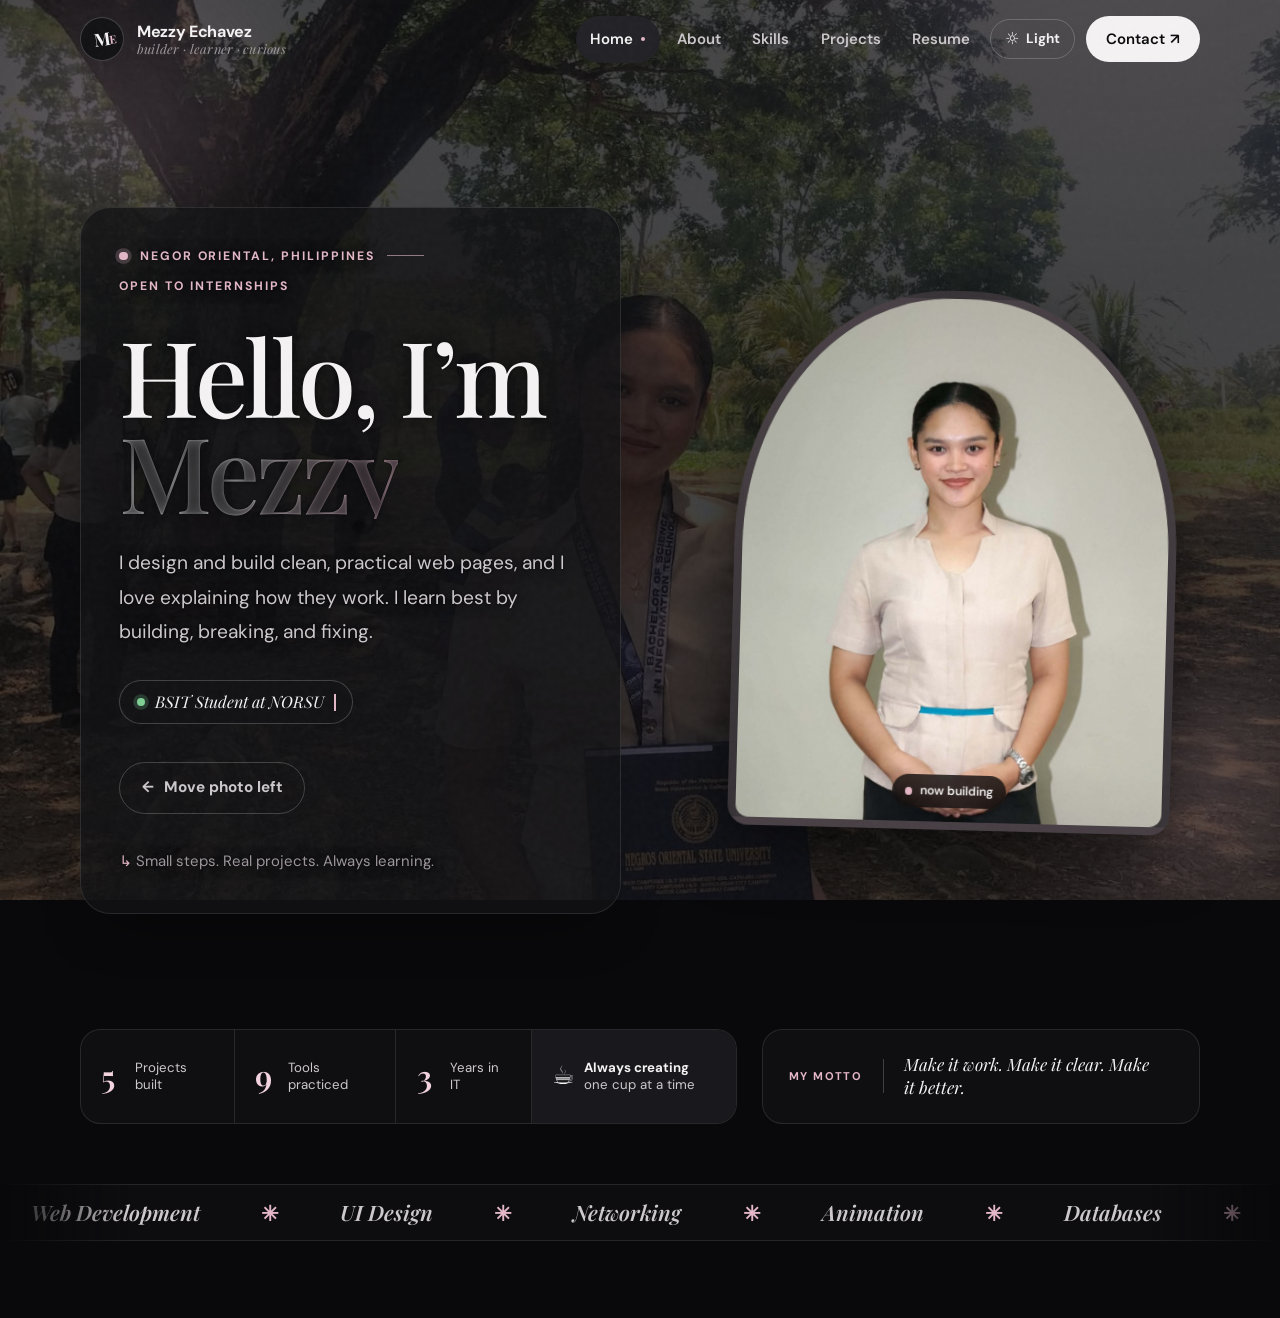
<file: index.html>
<!doctype html>
<html lang="en" data-theme="dark">
<head>
  <meta charset="utf-8">
  <meta name="viewport" content="width=device-width, initial-scale=1">
  <meta name="color-scheme" content="dark light"><meta name="theme-color" content="#09090b">
  <meta name="description" content="Mezzy Echavez — third-year BSIT student, front-end builder, and curious learner from Negros Oriental.">
  <title>Home — Mezzy Echavez</title>
  <script>(function(d){var r=d.documentElement,t="dark";r.classList.add("js");try{if(localStorage.getItem("mezzy-portfolio-theme-v1")==="light")t="light"}catch(e){}r.dataset.theme=t})(document)</script>
  <link rel="preconnect" href="https://fonts.googleapis.com">
  <link rel="preconnect" href="https://fonts.gstatic.com" crossorigin>
  <link href="https://fonts.googleapis.com/css2?family=DM+Sans:wght@400;500;600;700&family=Playfair+Display:ital,wght@0,500;0,600;0,700;1,500;1,600&display=swap" rel="stylesheet">
  <link rel="stylesheet" href="styles.css">
  <script src="assets/js/data.js" defer></script>
  <script src="script.js" defer></script>
</head>
<body data-page="home">
  <div class="bg-slider" aria-hidden="true">
    <div class="bg-track">
      <div class="bg-slide bg-slide-1"></div>
      <div class="bg-slide bg-slide-2"></div>
      <div class="bg-slide bg-slide-3"></div>
      <div class="bg-slide bg-slide-1"></div>
    </div>
    <div class="bg-overlay"></div>
  </div>
  <a class="skip-link" href="#main">Skip to content</a>
  <div class="grain" aria-hidden="true"></div>
  <header class="site-header" id="site-header"><div class="shell site-header-inner">
    <a class="brand" href="index.html" aria-label="Mezzy Echavez home"><span class="brand-mark" aria-hidden="true">M<span>E</span></span><span class="brand-copy"><strong>Mezzy Echavez</strong><small>builder · learner · curious</small></span></a>
    <button class="nav-toggle" type="button" aria-expanded="false" aria-controls="primary-nav" aria-label="Open navigation"><span></span><span></span></button>
    <nav class="site-nav" aria-label="Main navigation">
      <ul id="primary-nav">
        <li><a href="index.html" aria-current="page">Home</a></li>
        <li><a href="about.html">About</a></li>
        <li><a href="skills.html">Skills</a></li>
        <li><a href="projects.html">Projects</a></li>
        <li><a href="resume.html">Resume</a></li>
        <li><button class="theme-toggle" type="button" aria-label="Switch to light mode" aria-pressed="false"><span class="theme-icon" aria-hidden="true">◐</span><span data-theme-label>Light</span></button></li>
        <li><a class="nav-cta" href="contact.html">Contact <span aria-hidden="true">↗</span></a></li>
      </ul>
    </nav>
  </div></header>

  <main id="main" class="page-main home-main">
    <section class="home-hero shell">
      <div class="hero-copy reveal">
        <p class="eyebrow"><span class="eyebrow-dot"></span> NEGOR ORIENTAL, PHILIPPINES <span class="eyebrow-line"></span> OPEN TO INTERNSHIPS</p>
        <h1><span class="greet" data-greet>Hello, I’m</span><br><span class="hero-name">Mezzy</span></h1>
        <p class="hero-lede">I design and build clean, practical web pages, and I love explaining how they work. I learn best by building, breaking, and fixing.</p>
        <div class="role-note"><span class="role-led" aria-hidden="true"></span><span class="sr-only">A third-year BSIT student and front-end web developer.</span><span class="role-text" data-role-text aria-hidden="true">BSIT Student at NORSU</span><span class="role-caret" aria-hidden="true"></span></div>
        <div class="hero-actions">
          
          
          <button class="button portrait-move-button" type="button" data-portrait-move aria-pressed="false" aria-controls="hero-portrait"><span aria-hidden="true">←</span><span data-portrait-label>Move photo left</span></button>
        </div>
        <p class="hero-footnote"><span aria-hidden="true">↳</span> Small steps. Real projects. Always learning.</p>
      </div>

      <div class="hero-visual reveal" id="hero-portrait">
        <div class="portrait-backdrop" aria-hidden="true"></div>
        <figure class="portrait-window"><img src="assets/images/home.jpg" alt="Mezzy Echavez" decoding="async" style="width:100%;height:100%;object-fit:cover;object-position:50% 22%">
          
          <span class="portrait-label"><i aria-hidden="true"></i>now building</span>
        </figure>
      </div>
    </section>

    <section class="home-lower shell reveal" aria-label="Portfolio snapshot">
      <div class="home-stats">
        <div class="stat-item"><strong data-count="5">5</strong><span>Projects built</span></div>
        <div class="stat-item"><strong data-count="9">9</strong><span>Tools practiced</span></div>
        <div class="stat-item"><strong data-count="3">3</strong><span>Years in IT</span></div>
        <div class="stat-coffee"><span class="coffee-stamp" aria-hidden="true">☕</span><span><b>Always creating</b><br>one cup at a time</span></div>
      </div>
      <div class="home-strip"><span class="strip-label">MY MOTTO</span><span class="strip-rule"></span><p>Make it work. Make it clear. Make it better.</p></div>
    </section>
  <div class="marquee" aria-hidden="true"><div class="marquee-track"><span>Web Development</span><span>UI Design</span><span>Networking</span><span>Animation</span><span>Databases</span><span>Cisco Packet Tracer</span><span>Web Development</span><span>UI Design</span><span>Networking</span><span>Animation</span><span>Databases</span><span>Cisco Packet Tracer</span></div></div>
  </main>

</body>
</html>
</file>
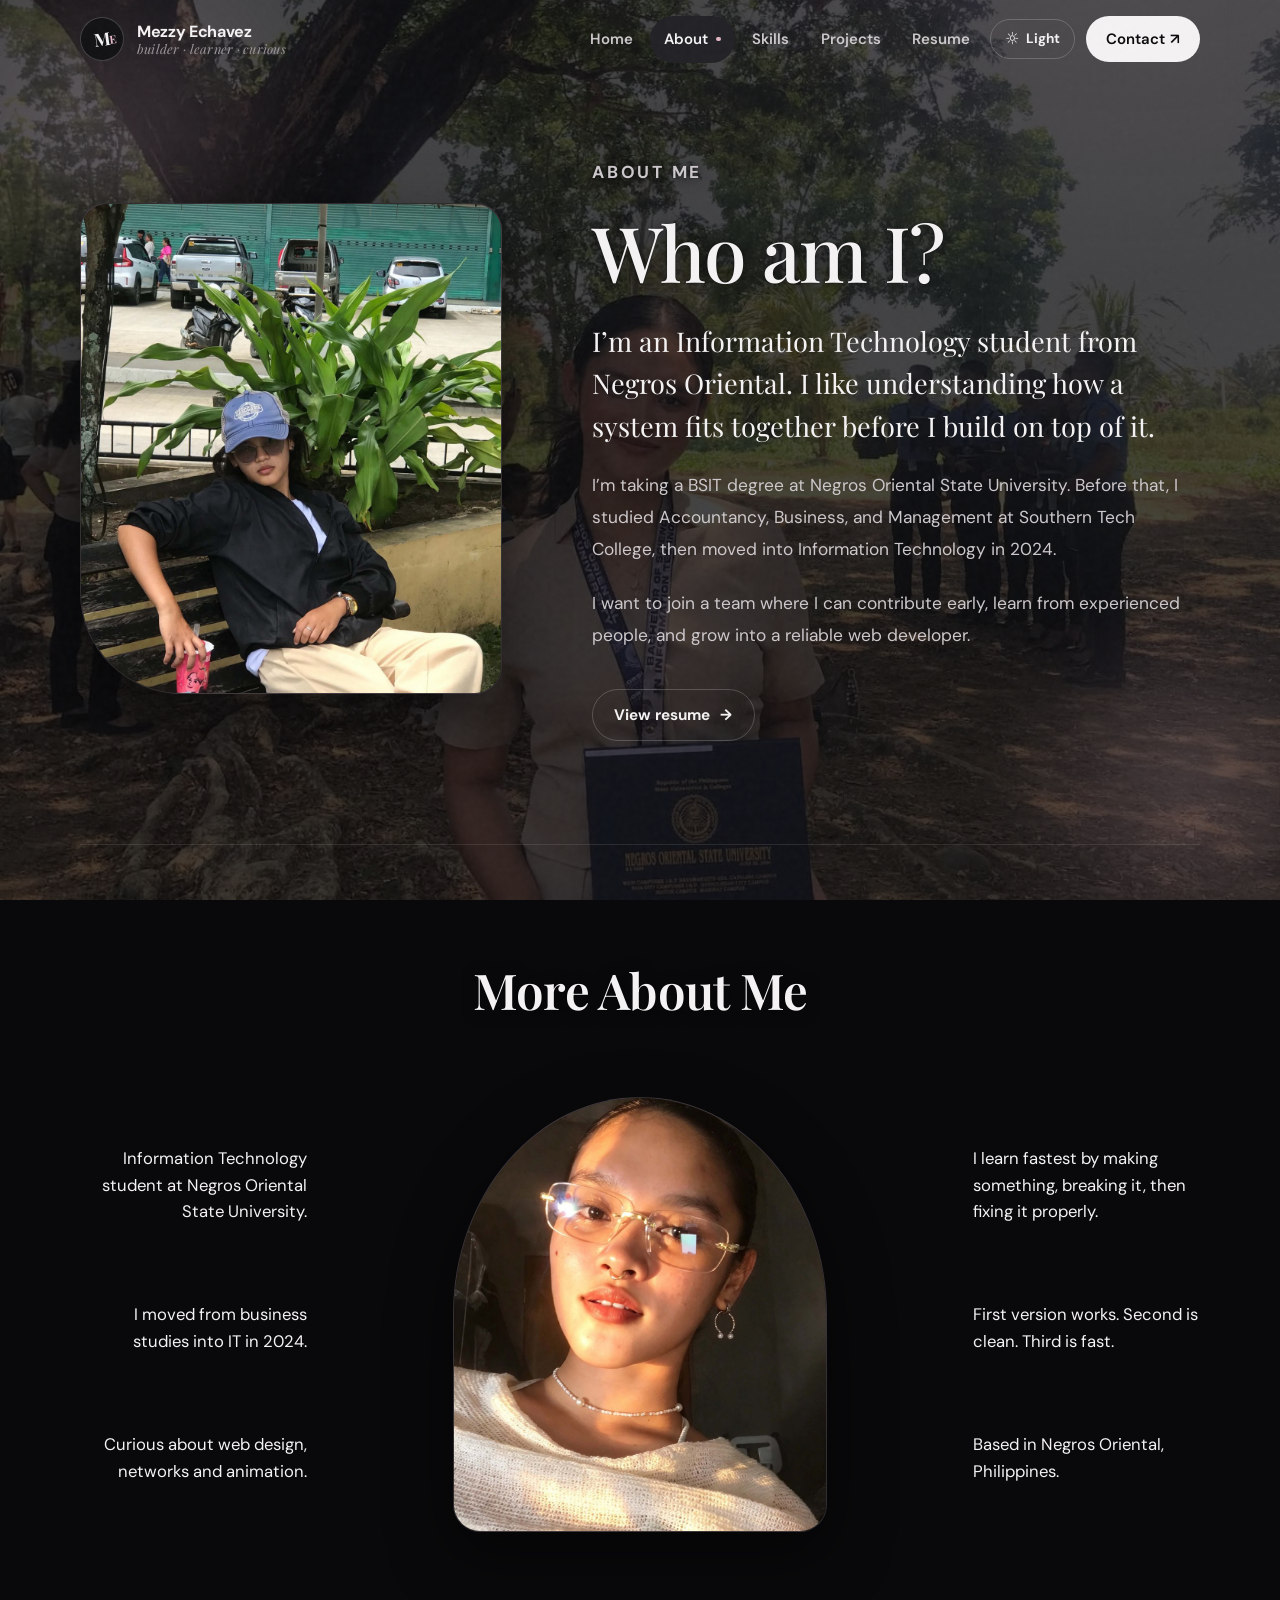
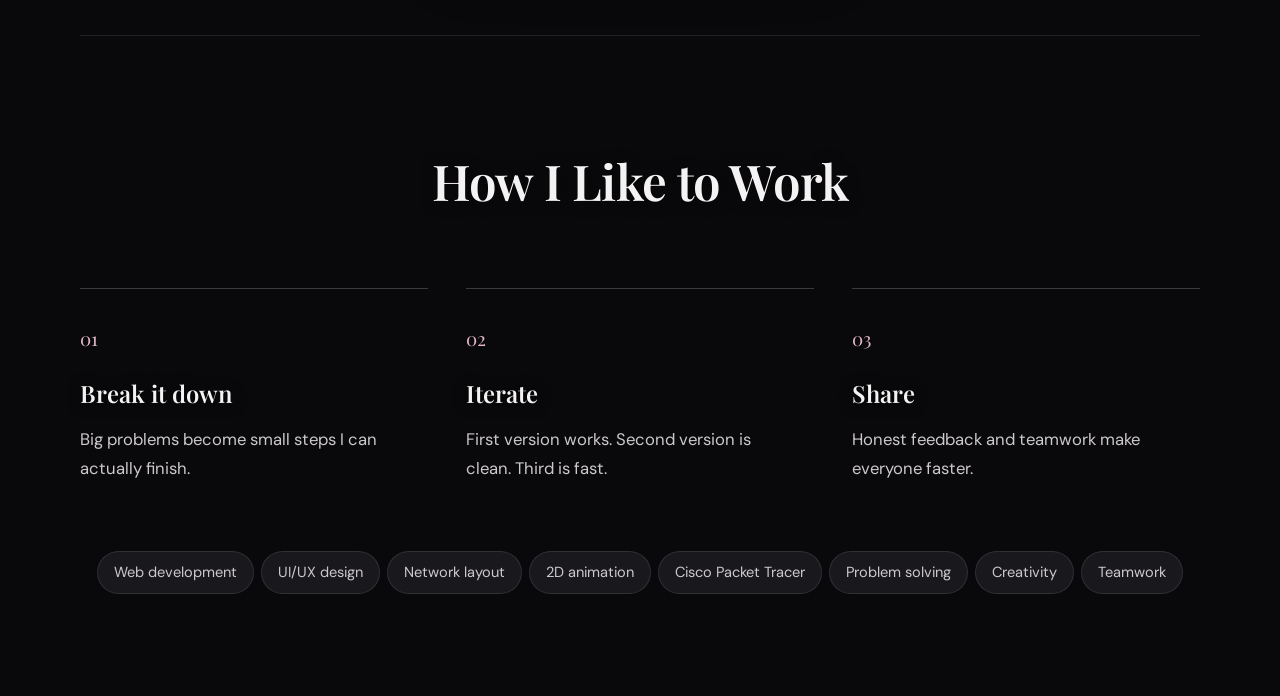
<file: about.html>
<!doctype html>
<html lang="en" data-theme="dark">
<head>
  <meta charset="utf-8">
  <meta name="viewport" content="width=device-width, initial-scale=1">
  <meta name="color-scheme" content="dark light"><meta name="theme-color" content="#09090b">
  <meta name="description" content="Meet Mezzy Echavez, an Information Technology student from Negros Oriental who learns by building.">
  <title>About — Mezzy Echavez</title>
  <link rel="preconnect" href="https://fonts.googleapis.com"><link rel="preconnect" href="https://fonts.gstatic.com" crossorigin>
  <link href="https://fonts.googleapis.com/css2?family=DM+Sans:wght@400;500;600;700&family=Playfair+Display:ital,wght@0,500;0,600;0,700;1,500;1,600&display=swap" rel="stylesheet">
  <script>(function(d){var r=d.documentElement,t="dark";r.classList.add("js");try{if(localStorage.getItem("mezzy-portfolio-theme-v1")==="light")t="light"}catch(e){}r.dataset.theme=t})(document)</script>
  <link rel="stylesheet" href="styles.css"><script src="assets/js/data.js" defer></script><script src="script.js" defer></script>
</head>
<body data-page="about">
  <div class="bg-slider" aria-hidden="true">
    <div class="bg-track">
      <div class="bg-slide bg-slide-1"></div>
      <div class="bg-slide bg-slide-2"></div>
      <div class="bg-slide bg-slide-3"></div>
      <div class="bg-slide bg-slide-1"></div>
    </div>
    <div class="bg-overlay"></div>
  </div>
  <a class="skip-link" href="#main">Skip to content</a><div class="grain" aria-hidden="true"></div>
  <header class="site-header" id="site-header"><div class="shell site-header-inner">
    <a class="brand" href="index.html" aria-label="Mezzy Echavez home"><span class="brand-mark" aria-hidden="true">M<span>E</span></span><span class="brand-copy"><strong>Mezzy Echavez</strong><small>builder · learner · curious</small></span></a>
    <button class="nav-toggle" type="button" aria-expanded="false" aria-controls="primary-nav" aria-label="Open navigation"><span></span><span></span></button>
    <nav class="site-nav" aria-label="Main navigation"><ul id="primary-nav"><li><a href="index.html">Home</a></li><li><a href="about.html" aria-current="page">About</a></li><li><a href="skills.html">Skills</a></li><li><a href="projects.html">Projects</a></li><li><a href="resume.html">Resume</a></li><li><button class="theme-toggle" type="button" aria-label="Switch to light mode" aria-pressed="false"><span class="theme-icon" aria-hidden="true">◐</span><span data-theme-label>Light</span></button></li><li><a class="nav-cta" href="contact.html">Contact <span aria-hidden="true">↗</span></a></li></ul></nav>
  </div></header>

  <main id="main" class="page-main inner-main about-main">
    <section class="about-intro shell" aria-labelledby="who-title">
      <figure class="about-photo reveal"><img src="assets/images/about-1.jpg" alt="Mezzy Echavez" decoding="async" loading="lazy" style="width:100%;height:100%;object-fit:cover;object-position:45% 60%"></figure>
      <div class="about-copy reveal">
        <p class="eyebrow">ABOUT ME</p>
        <h1 id="who-title">Who am I?</h1>
        <p class="lead">I’m an Information Technology student from Negros Oriental. I like understanding how a system fits together before I build on top of it.</p>
        <p>I’m taking a BSIT degree at Negros Oriental State University. Before that, I studied Accountancy, Business, and Management at Southern Tech College, then moved into Information Technology in 2024.</p>
        <p>I want to join a team where I can contribute early, learn from experienced people, and grow into a reliable web developer.</p>
        <div class="about-actions"><a class="button button-outline" href="resume.html">View resume <span aria-hidden="true">→</span></a></div>
      </div>
    </section>

    <section class="about-more shell" aria-labelledby="more-title">
      <h2 id="more-title" class="section-title reveal">More About Me</h2>
      <div class="about-orbit reveal">
        <ul class="about-notes about-notes-left"><li class="about-note"><p>Information Technology student at Negros Oriental State University.</p><svg class="note-arrow " viewBox="0 0 80 40" aria-hidden="true" focusable="false"><path pathLength="100" d="M4 8 C 30 2, 54 12, 72 30 M72 30 L68 20.8 M72 30 L62.2 28.2" /></svg></li><li class="about-note"><p>I moved from business studies into IT in 2024.</p><svg class="note-arrow " viewBox="0 0 80 40" aria-hidden="true" focusable="false"><path pathLength="100" d="M4 20 C 28 13, 50 27, 74 20 M74 20 L64.3 17.6 M74 20 L66.6 26.7" /></svg></li><li class="about-note"><p>Curious about web design, networks and animation.</p><svg class="note-arrow is-up" viewBox="0 0 80 40" aria-hidden="true" focusable="false"><path pathLength="100" d="M4 8 C 30 2, 54 12, 72 30 M72 30 L68 20.8 M72 30 L62.2 28.2" /></svg></li></ul>
        <div class="about-portrait"><img src="assets/images/about-2.jpg" alt="Mezzy Echavez" decoding="async" loading="lazy" style="width:100%;height:100%;object-fit:cover;object-position:50% 30%"></div>
        <ul class="about-notes about-notes-right"><li class="about-note"><svg class="note-arrow " viewBox="0 0 80 40" aria-hidden="true" focusable="false"><path pathLength="100" d="M4 8 C 30 2, 54 12, 72 30 M72 30 L68 20.8 M72 30 L62.2 28.2" /></svg><p>I learn fastest by making something, breaking it, then fixing it properly.</p></li><li class="about-note"><svg class="note-arrow " viewBox="0 0 80 40" aria-hidden="true" focusable="false"><path pathLength="100" d="M4 20 C 28 13, 50 27, 74 20 M74 20 L64.3 17.6 M74 20 L66.6 26.7" /></svg><p>First version works. Second is clean. Third is fast.</p></li><li class="about-note"><svg class="note-arrow is-up" viewBox="0 0 80 40" aria-hidden="true" focusable="false"><path pathLength="100" d="M4 8 C 30 2, 54 12, 72 30 M72 30 L68 20.8 M72 30 L62.2 28.2" /></svg><p>Based in Negros Oriental, Philippines.</p></li></ul>
      </div>
    </section>

    <section class="about-values shell" aria-labelledby="values-title">
      <h2 id="values-title" class="section-title reveal">How I Like to Work</h2>
      <div class="values-grid">
        <article class="value-card reveal"><span class="value-num">01</span><h3>Break it down</h3><p>Big problems become small steps I can actually finish.</p></article>
        <article class="value-card reveal"><span class="value-num">02</span><h3>Iterate</h3><p>First version works. Second version is clean. Third is fast.</p></article>
        <article class="value-card reveal"><span class="value-num">03</span><h3>Share</h3><p>Honest feedback and teamwork make everyone faster.</p></article>
      </div>
      <div class="chip-cloud chip-cloud-center reveal" aria-label="Interests"><span>Web development</span><span>UI/UX design</span><span>Network layout</span><span>2D animation</span><span>Cisco Packet Tracer</span><span>Problem solving</span><span>Creativity</span><span>Teamwork</span></div>
    </section>
  </main>

</body>
</html>
</file>
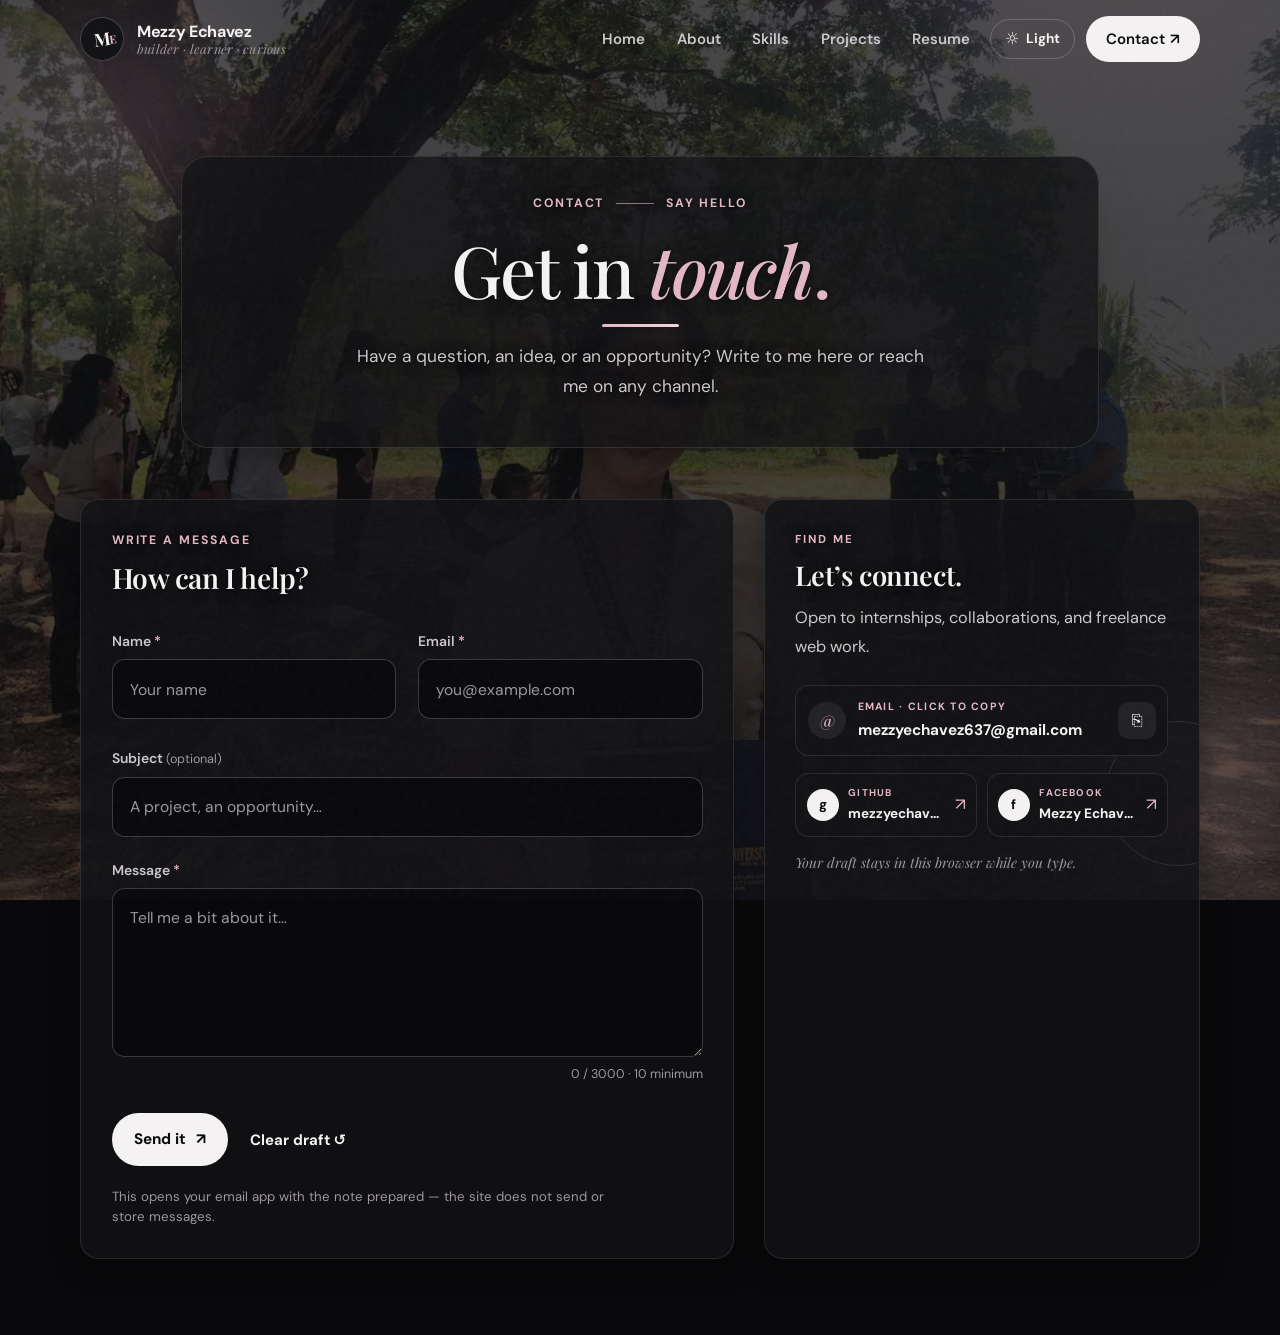
<file: contact.html>
<!doctype html>
<html lang="en" data-theme="dark">
<head>
  <meta charset="utf-8"><meta name="viewport" content="width=device-width, initial-scale=1"><meta name="color-scheme" content="dark light"><meta name="theme-color" content="#09090b">
  <meta name="description" content="Contact Mezzy Echavez about internships, project ideas, collaborations, or opportunities."><title>Contact — Mezzy Echavez</title>
  <link rel="preconnect" href="https://fonts.googleapis.com"><link rel="preconnect" href="https://fonts.gstatic.com" crossorigin>
  <link href="https://fonts.googleapis.com/css2?family=DM+Sans:wght@400;500;600;700&family=Playfair+Display:ital,wght@0,500;0,600;0,700;1,500;1,600&display=swap" rel="stylesheet">
  <script>(function(d){var r=d.documentElement,t="dark";r.classList.add("js");try{if(localStorage.getItem("mezzy-portfolio-theme-v1")==="light")t="light"}catch(e){}r.dataset.theme=t})(document)</script>
  <link rel="stylesheet" href="styles.css"><script src="assets/js/data.js" defer></script><script src="script.js" defer></script>
</head>
<body data-page="contact">
  <div class="bg-slider" aria-hidden="true">
    <div class="bg-track">
      <div class="bg-slide bg-slide-1"></div>
      <div class="bg-slide bg-slide-2"></div>
      <div class="bg-slide bg-slide-3"></div>
      <div class="bg-slide bg-slide-1"></div>
    </div>
    <div class="bg-overlay"></div>
  </div>
  <a class="skip-link" href="#main">Skip to content</a><div class="grain" aria-hidden="true"></div>
  <header class="site-header" id="site-header"><div class="shell site-header-inner">
    <a class="brand" href="index.html" aria-label="Mezzy Echavez home"><span class="brand-mark" aria-hidden="true">M<span>E</span></span><span class="brand-copy"><strong>Mezzy Echavez</strong><small>builder · learner · curious</small></span></a>
    <button class="nav-toggle" type="button" aria-expanded="false" aria-controls="primary-nav" aria-label="Open navigation"><span></span><span></span></button>
    <nav class="site-nav" aria-label="Main navigation"><ul id="primary-nav"><li><a href="index.html">Home</a></li><li><a href="about.html">About</a></li><li><a href="skills.html">Skills</a></li><li><a href="projects.html">Projects</a></li><li><a href="resume.html">Resume</a></li><li><button class="theme-toggle" type="button" aria-label="Switch to light mode" aria-pressed="false"><span class="theme-icon" aria-hidden="true">◐</span><span data-theme-label>Light</span></button></li><li><a class="nav-cta" href="contact.html" aria-current="page">Contact <span aria-hidden="true">↗</span></a></li></ul></nav>
  </div></header>

  <main id="main" class="page-main inner-main contact-main">
    <div class="page-heading shell reveal"><div><p class="eyebrow">CONTACT <span class="eyebrow-line"></span> SAY HELLO</p><h1>Get in <em>touch</em><span class="period-dot">.</span></h1></div><p class="heading-aside">Have a question, an idea, or an opportunity? Write to me here or reach me on any channel.</p></div>
    <section class="contact-layout shell">
      <aside class="contact-sidebar panel reveal"><p class="eyebrow">FIND ME</p><h2>Let’s connect.</h2><p class="contact-intro">Open to internships, collaborations, and freelance web work.</p>
        <div class="contact-method"><span class="method-symbol" aria-hidden="true">@</span><div><span class="method-label">EMAIL · CLICK TO COPY</span><a href="mailto:mezzyechavez637@gmail.com" data-email-link>mezzyechavez637@gmail.com</a></div><button class="copy-email" type="button" data-copy-email aria-label="Copy email address">⎘</button></div>
        <div class="social-links"><a href="https://github.com/mezzyechavez637-design" target="_blank" rel="noreferrer"><span class="social-mark" aria-hidden="true">g</span><span><small>GITHUB</small><b>mezzyechavez637-design</b></span><span aria-hidden="true">↗</span></a><a href="https://www.facebook.com/mezzie.echavez" target="_blank" rel="noreferrer"><span class="social-mark social-mark-f" aria-hidden="true">f</span><span><small>FACEBOOK</small><b>Mezzy Echavez</b></span><span aria-hidden="true">↗</span></a></div>
        <p id="contact-feedback" class="contact-feedback" aria-live="polite">Your draft stays in this browser while you type.</p>
      </aside>
      <div class="contact-form-panel panel reveal"><div class="form-heading"><div><p class="eyebrow">WRITE A MESSAGE</p><h2>How can I help?</h2></div></div>
        <form id="contact-form" novalidate>
          <div class="form-row">
            <div class="field"><label for="contact-name">Name <span class="req" aria-hidden="true">*</span></label><input id="contact-name" name="name" autocomplete="name" required maxlength="80" placeholder="Your name" aria-describedby="contact-name-error"><small class="field-error" id="contact-name-error"></small></div>
            <div class="field"><label for="contact-email">Email <span class="req" aria-hidden="true">*</span></label><input id="contact-email" name="email" type="email" autocomplete="email" required maxlength="120" placeholder="you@example.com" aria-describedby="contact-email-error"><small class="field-error" id="contact-email-error"></small></div>
          </div>
          <div class="field"><label for="contact-subject">Subject <small>(optional)</small></label><input id="contact-subject" name="subject" maxlength="120" placeholder="A project, an opportunity…"></div>
          <div class="field"><label for="contact-message">Message <span class="req" aria-hidden="true">*</span></label><textarea id="contact-message" name="message" required minlength="10" maxlength="3000" rows="5" placeholder="Tell me a bit about it…" aria-describedby="contact-message-error"></textarea>
            <div class="field-foot"><small class="field-error" id="contact-message-error"></small><span class="message-count"><span id="message-length">0</span> / 3000 · 10 minimum</span></div></div>
          <div class="form-actions"><button class="button button-dark" type="submit">Send it <span aria-hidden="true">↗</span></button><button class="text-button" id="clear-contact" type="button">Clear draft <span aria-hidden="true">↺</span></button></div>
          <p class="form-hint">This opens your email app with the note prepared — the site does not send or store messages. <noscript>Email directly at <a href="mailto:mezzyechavez637@gmail.com">mezzyechavez637@gmail.com</a>.</noscript></p>
          <p class="sr-only" id="form-status" aria-live="polite"></p>
        </form>
      </div>
    </section>
  </main>

</body>
</html>
</file>
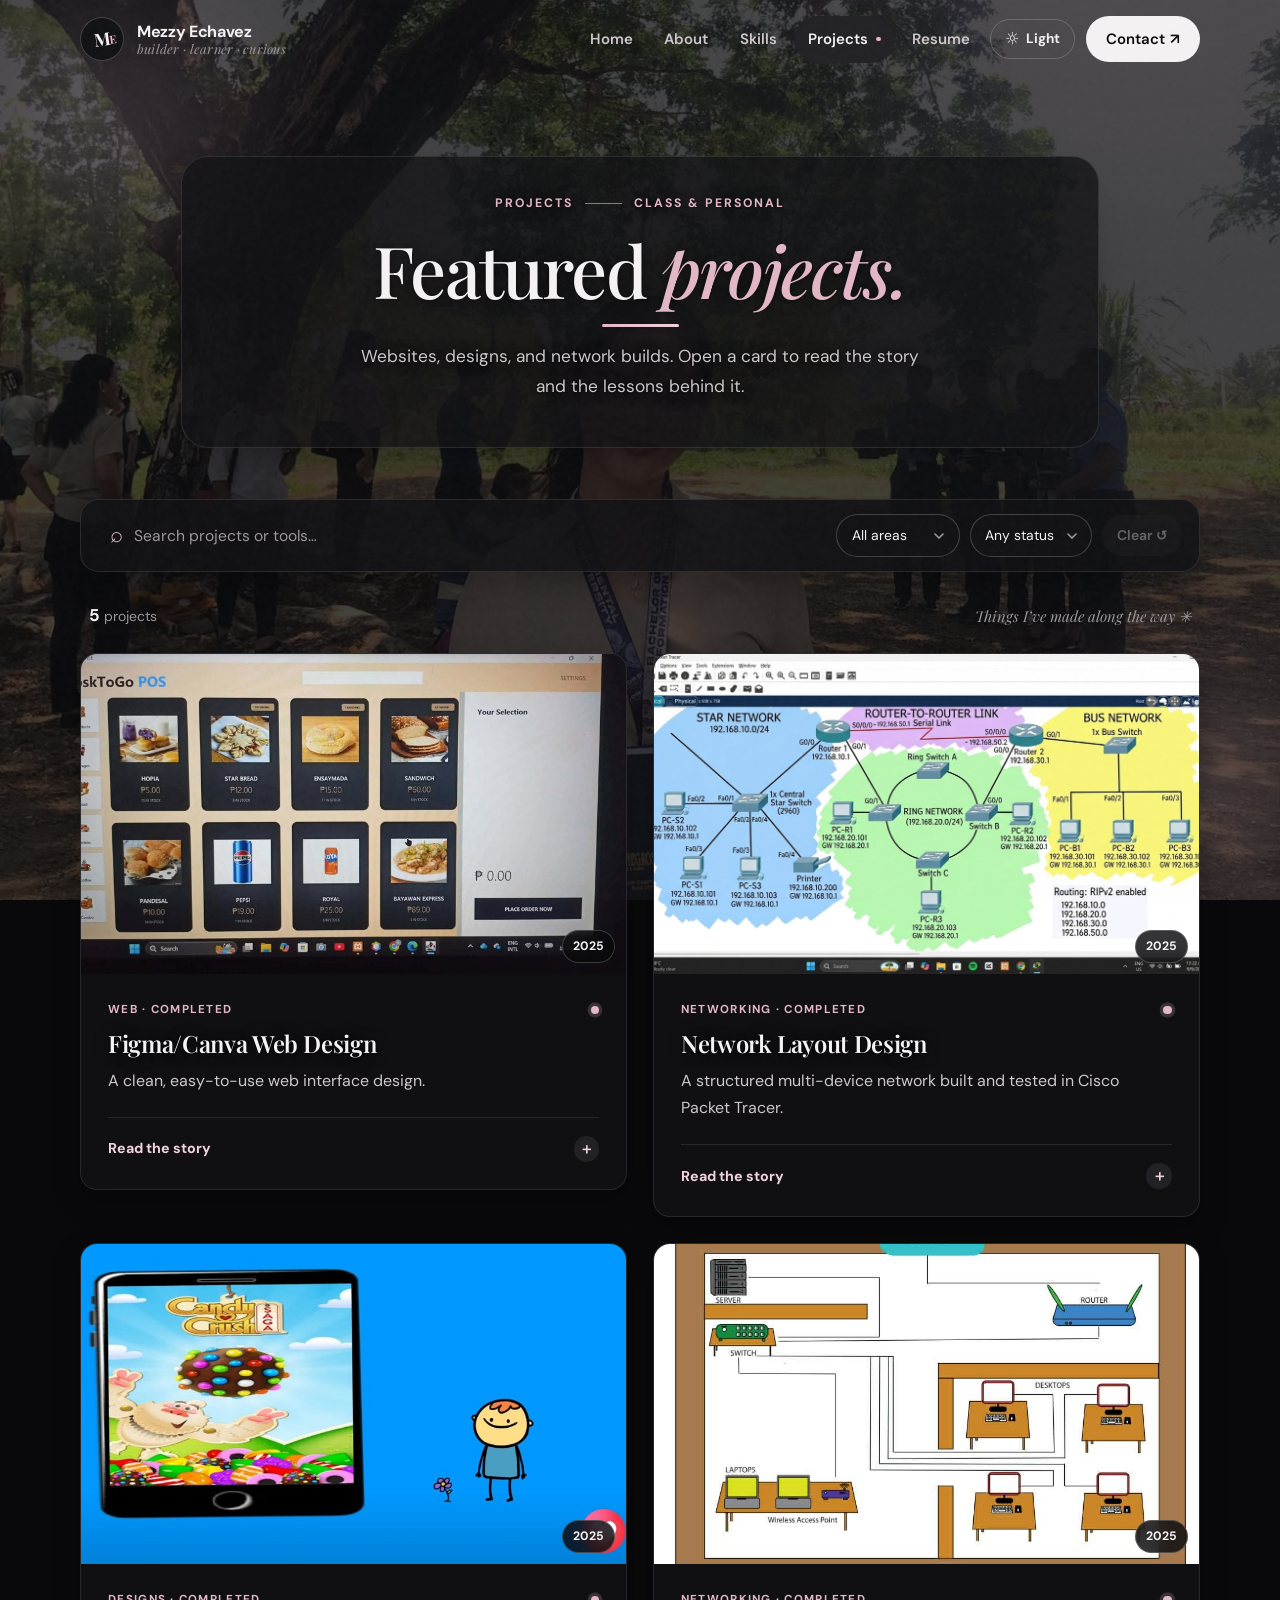
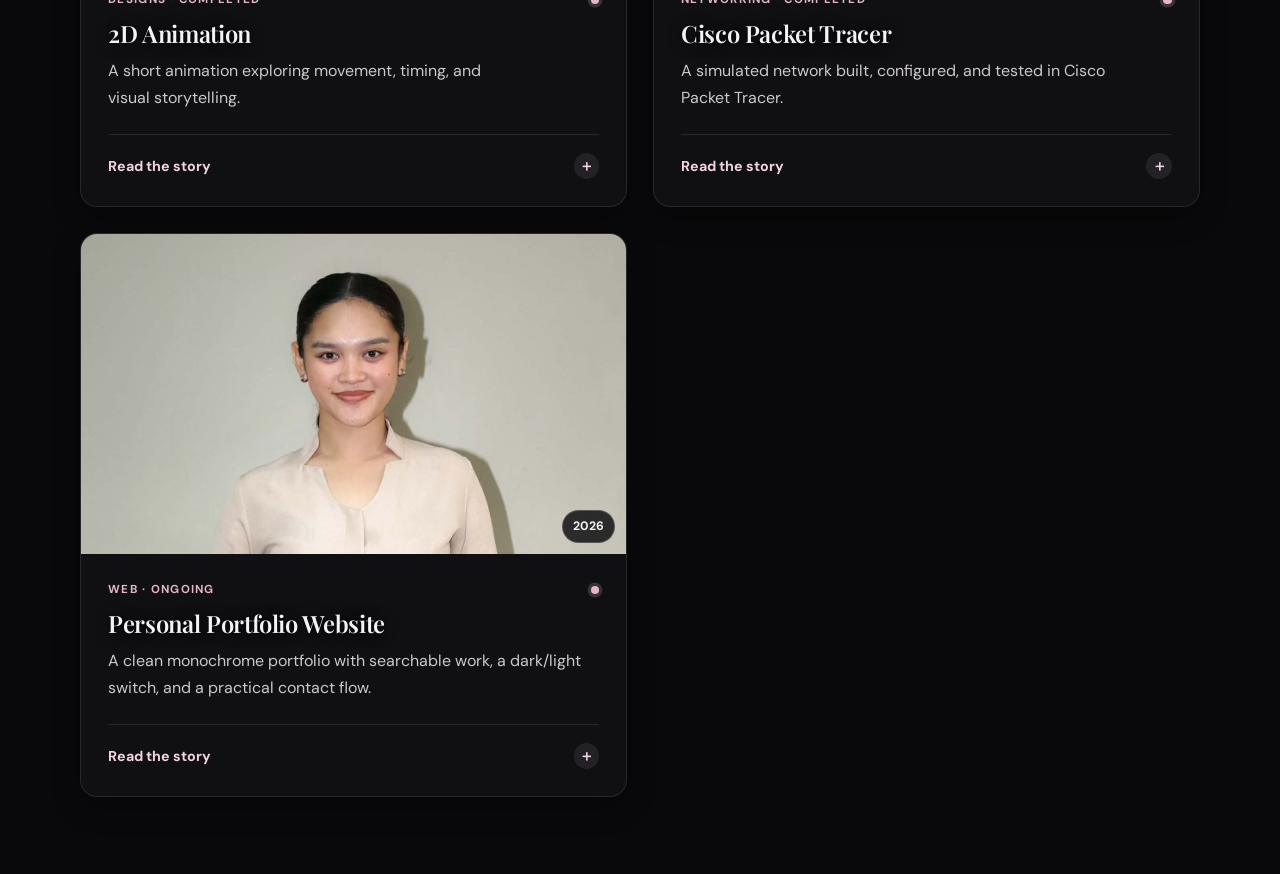
<file: projects.html>
<!doctype html>
<html lang="en" data-theme="dark">
<head>
  <meta charset="utf-8"><meta name="viewport" content="width=device-width, initial-scale=1"><meta name="color-scheme" content="dark light"><meta name="theme-color" content="#09090b">
  <meta name="description" content="Selected web, networking, animation, and design projects by Mezzy Echavez."><title>Projects — Mezzy Echavez</title>
  <link rel="preconnect" href="https://fonts.googleapis.com"><link rel="preconnect" href="https://fonts.gstatic.com" crossorigin>
  <link href="https://fonts.googleapis.com/css2?family=DM+Sans:wght@400;500;600;700&family=Playfair+Display:ital,wght@0,500;0,600;0,700;1,500;1,600&display=swap" rel="stylesheet">
  <script>(function(d){var r=d.documentElement,t="dark";r.classList.add("js");try{if(localStorage.getItem("mezzy-portfolio-theme-v1")==="light")t="light"}catch(e){}r.dataset.theme=t})(document)</script>
  <link rel="stylesheet" href="styles.css"><script src="assets/js/data.js" defer></script><script src="script.js" defer></script>
</head>
<body data-page="projects">
  <div class="bg-slider" aria-hidden="true">
    <div class="bg-track">
      <div class="bg-slide bg-slide-1"></div>
      <div class="bg-slide bg-slide-2"></div>
      <div class="bg-slide bg-slide-3"></div>
      <div class="bg-slide bg-slide-1"></div>
    </div>
    <div class="bg-overlay"></div>
  </div>
  <a class="skip-link" href="#main">Skip to content</a><div class="grain" aria-hidden="true"></div>
  <header class="site-header" id="site-header"><div class="shell site-header-inner">
    <a class="brand" href="index.html" aria-label="Mezzy Echavez home"><span class="brand-mark" aria-hidden="true">M<span>E</span></span><span class="brand-copy"><strong>Mezzy Echavez</strong><small>builder · learner · curious</small></span></a>
    <button class="nav-toggle" type="button" aria-expanded="false" aria-controls="primary-nav" aria-label="Open navigation"><span></span><span></span></button>
    <nav class="site-nav" aria-label="Main navigation"><ul id="primary-nav"><li><a href="index.html">Home</a></li><li><a href="about.html">About</a></li><li><a href="skills.html">Skills</a></li><li><a href="projects.html" aria-current="page">Projects</a></li><li><a href="resume.html">Resume</a></li><li><button class="theme-toggle" type="button" aria-label="Switch to light mode" aria-pressed="false"><span class="theme-icon" aria-hidden="true">◐</span><span data-theme-label>Light</span></button></li><li><a class="nav-cta" href="contact.html">Contact <span aria-hidden="true">↗</span></a></li></ul></nav>
  </div></header>

  <main id="main" class="page-main inner-main projects-main">
    <div class="page-heading shell reveal"><div><p class="eyebrow">PROJECTS <span class="eyebrow-line"></span> CLASS &amp; PERSONAL</p><h1>Featured <em>projects.</em></h1></div><p class="heading-aside">Websites, designs, and network builds. Open a card to read the story and the lessons behind it.</p></div>
    <section class="projects-workspace shell">
      <div class="project-toolbar panel reveal">
        <label class="search-field"><span aria-hidden="true">⌕</span><span class="sr-only">Search projects</span><input type="search" id="project-search" placeholder="Search projects or tools…" autocomplete="off"></label>
        <label class="select-field"><span class="sr-only">Filter projects by category</span><select id="project-category"><option value="all">All areas</option><option value="web">Web</option><option value="networking">Networking</option><option value="designs">Designs</option></select></label>
        <label class="select-field"><span class="sr-only">Filter projects by status</span><select id="project-status"><option value="all">Any status</option><option value="completed">Completed</option><option value="ongoing">Ongoing</option></select></label>
        <button class="clear-button" id="clear-project-filters" type="button">Clear <span aria-hidden="true">↺</span></button>
      </div>
      <div class="projects-count" aria-live="polite"><span><b id="project-count">5</b> projects</span><span class="summary-note">Things I’ve made along the way <span aria-hidden="true">✳</span></span></div>
      <div class="project-grid" id="project-grid">
        <article class="project-card panel reveal" data-project-card data-category="web" data-status="completed" data-search="figma canva web design interface layout ui ux">
          <div class="project-image-wrap"><img src="assets/images/kiosktogo-pos.jpg" width="1100" height="531" decoding="async" alt="Web interface design with menu items beside an order summary" loading="lazy"><span class="project-year">2025</span></div>
          <div class="project-card-copy"><div class="project-card-meta"><span>WEB · COMPLETED</span><span class="status-dot"></span></div><h2>Figma/Canva Web Design</h2><p>A clean, easy-to-use web interface design.</p>
            <details class="project-details"><summary>Read the story <span aria-hidden="true">＋</span></summary><div class="details-copy"><p>A web design project focused on layout, spacing, and clear steps, so a first-time visitor can understand the screen without instructions.</p><div class="tag-row"><span>Figma</span><span>Canva</span><span>UI/UX Design</span></div><p class="learned-note"><b>Takeaway:</b> Clear layouts matter more than extra features.</p></div></details>
          </div>
        </article>
        <article class="project-card panel reveal" data-project-card data-category="networking" data-status="completed" data-search="network layout design cisco packet tracer router switch topology networking ip addressing">
          <div class="project-image-wrap"><img src="assets/images/cisco-packet-tracer.jpg" width="1200" height="655" decoding="async" alt="Cisco Packet Tracer topology with star, ring, and bus network segments linked by routers" loading="lazy"><span class="project-year">2025</span></div>
          <div class="project-card-copy"><div class="project-card-meta"><span>NETWORKING · COMPLETED</span><span class="status-dot"></span></div><h2>Network Layout Design</h2><p>A structured multi-device network built and tested in Cisco Packet Tracer.</p>
            <details class="project-details"><summary>Read the story <span aria-hidden="true">＋</span></summary><div class="details-copy"><p>A simulated network with routers, switches, and end devices, planned and tested until every segment could connect.</p><div class="tag-row"><span>Cisco Packet Tracer</span><span>Networking</span><span>IP Addressing</span></div><p class="learned-note"><b>Takeaway:</b> Plan the addressing first. Debugging a bad plan costs more than making a good one.</p></div></details>
          </div>
        </article>
        <article class="project-card panel reveal" data-project-card data-category="designs" data-status="completed" data-search="2d animation adobe animate visual storytelling timing movement">
          <div class="project-image-wrap"><img src="assets/images/animate-project.jpg" width="1000" height="545" decoding="async" alt="Animated short project artwork showing a hand-drawn character beside a colorful mobile game scene" loading="lazy"><span class="project-year">2025</span></div>
          <div class="project-card-copy"><div class="project-card-meta"><span>DESIGNS · COMPLETED</span><span class="status-dot"></span></div><h2>2D Animation</h2><p>A short animation exploring movement, timing, and visual storytelling.</p>
            <details class="project-details"><summary>Read the story <span aria-hidden="true">＋</span></summary><div class="details-copy"><p>A 2D animation project practicing timing, movement, and keeping a scene easy to follow.</p><div class="tag-row"><span>2D Animation</span><span>Adobe Animate</span></div><p class="learned-note"><b>Takeaway:</b> Timing is half of the story.</p><a class="inline-link" href="https://www.facebook.com/share/v/1A2hfbajcm/" target="_blank" rel="noreferrer">Watch the video <span aria-hidden="true">↗</span></a></div></details>
          </div>
        </article>
        <article class="project-card panel reveal" data-project-card data-category="networking" data-status="completed" data-search="cisco packet tracer network router switch simulation networking">
          <div class="project-image-wrap"><img src="assets/images/illustrator-project.jpg" width="946" height="678" decoding="async" alt="Network illustration with connected devices" loading="lazy"><span class="project-year">2025</span></div>
          <div class="project-card-copy"><div class="project-card-meta"><span>NETWORKING · COMPLETED</span><span class="status-dot"></span></div><h2>Cisco Packet Tracer</h2><p>A simulated network built, configured, and tested in Cisco Packet Tracer.</p>
            <details class="project-details"><summary>Read the story <span aria-hidden="true">＋</span></summary><div class="details-copy"><p>A Cisco Packet Tracer project where routers, switches, and end devices are connected, configured, and tested until everything can communicate.</p><div class="tag-row"><span>Cisco Packet Tracer</span><span>Networking</span></div><p class="learned-note"><b>Takeaway:</b> Testing every connection early saves hours of debugging later.</p></div></details>
          </div>
        </article>
        <article class="project-card panel reveal" data-project-card data-category="web" data-status="ongoing" data-search="portfolio website html css javascript data theme search filters contact multi page">
          <div class="project-image-wrap"><img src="assets/images/home.jpg" width="900" height="1257" decoding="async" data-focus="top" alt="Mezzy Echavez portfolio" style="object-position:50% 22%" loading="lazy"><span class="project-year">2026</span></div>
          <div class="project-card-copy"><div class="project-card-meta"><span>WEB · ONGOING</span><span class="status-dot status-dot-live"></span></div><h2>Personal Portfolio Website</h2><p>A clean monochrome portfolio with searchable work, a dark/light switch, and a practical contact flow.</p>
            <details class="project-details"><summary>Read the story <span aria-hidden="true">＋</span></summary><div class="details-copy"><p>Built with plain HTML, CSS, and JavaScript, with a sliding photo background, animations, and click effects.</p><div class="tag-row"><span>HTML</span><span>CSS</span><span>JavaScript</span></div><p class="learned-note"><b>Takeaway:</b> A static site can still feel thoughtful and interactive.</p></div></details>
          </div>
        </article>
      </div>
      <p class="empty-state panel" id="project-empty" hidden>No matching projects. Try a different word or clear the filters.</p>
    </section>
  </main>

</body>
</html>
</file>
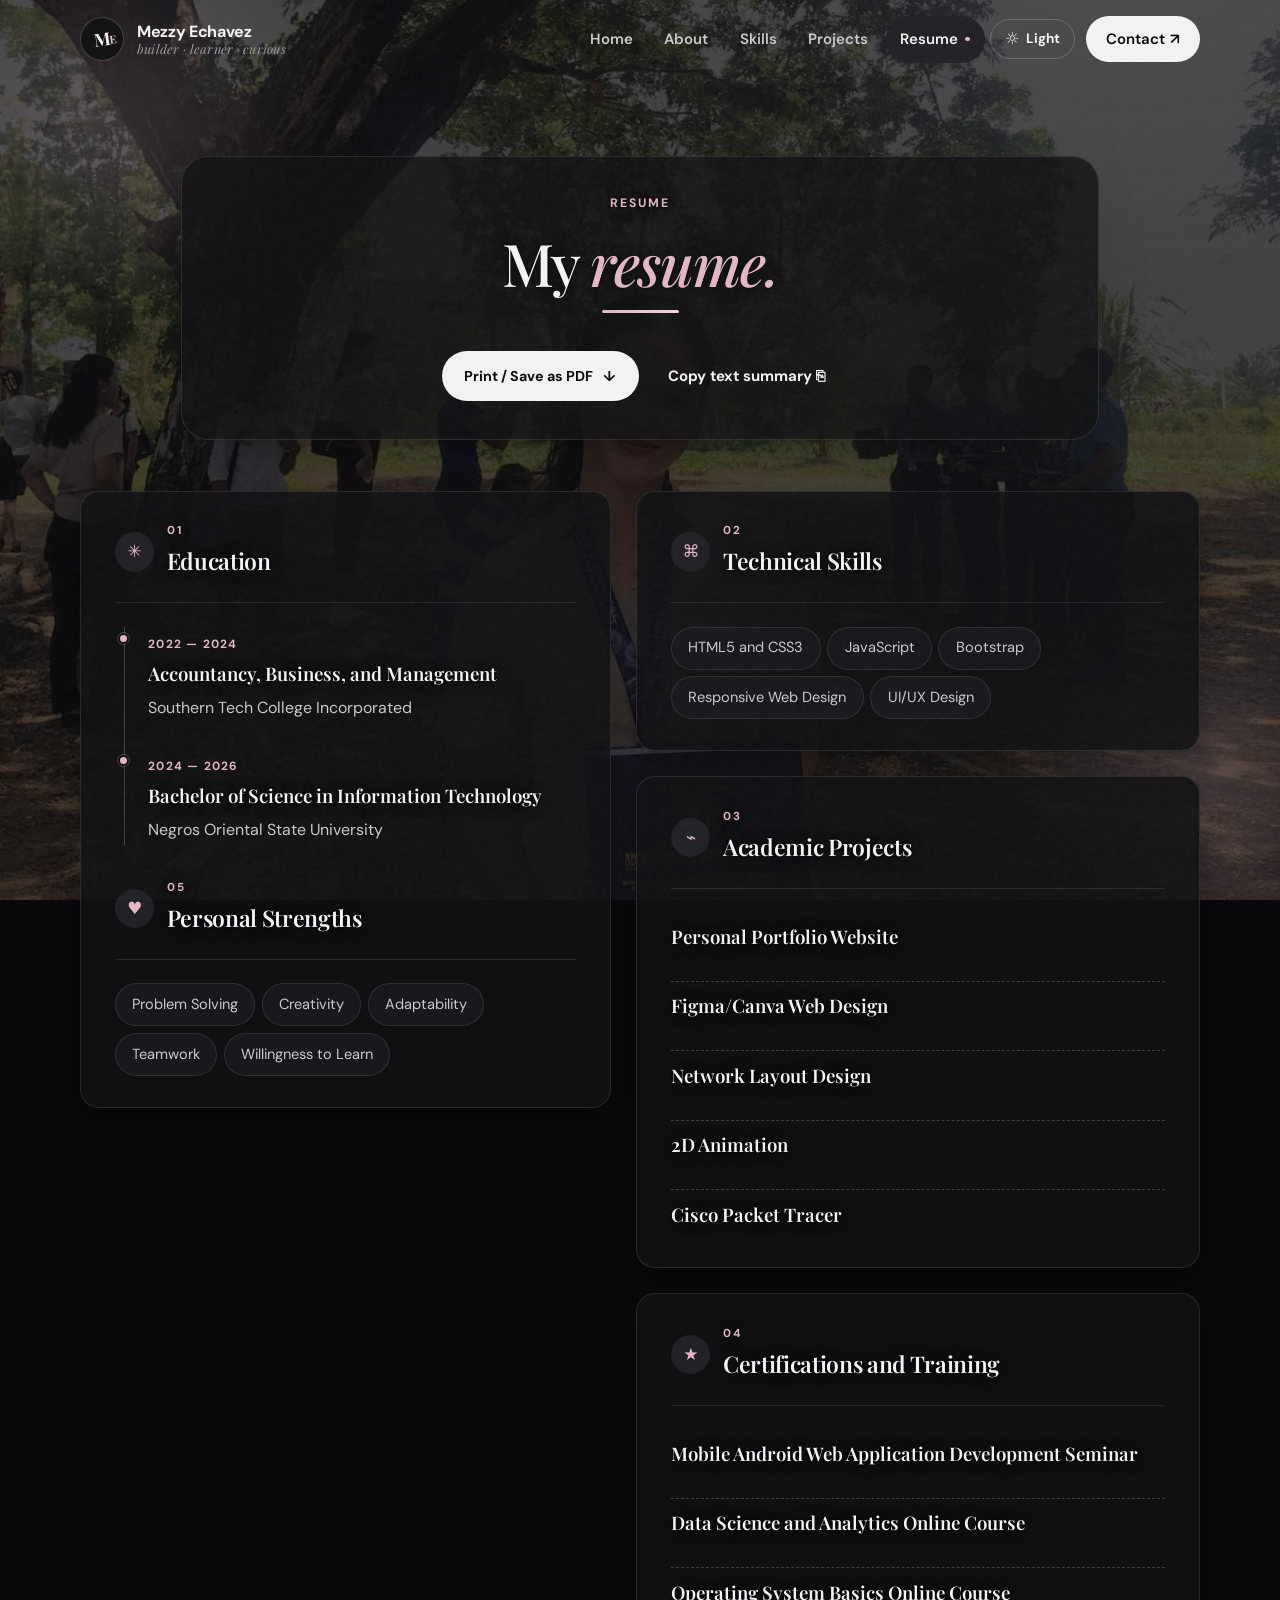
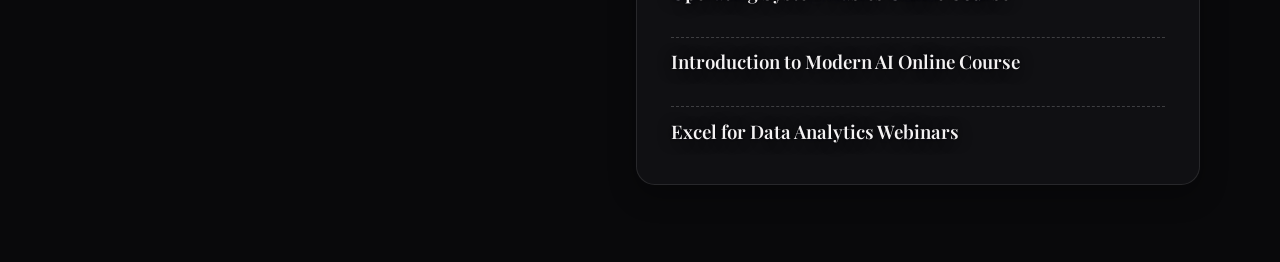
<file: resume.html>
<!doctype html>
<html lang="en" data-theme="dark">
<head>
  <meta charset="utf-8"><meta name="viewport" content="width=device-width, initial-scale=1"><meta name="color-scheme" content="dark light"><meta name="theme-color" content="#09090b">
  <meta name="description" content="Mezzy Echavez's education, project experience, tools, and working approach."><title>Resume</title>
  <link rel="preconnect" href="https://fonts.googleapis.com"><link rel="preconnect" href="https://fonts.gstatic.com" crossorigin>
  <link href="https://fonts.googleapis.com/css2?family=DM+Sans:wght@400;500;600;700&family=Playfair+Display:ital,wght@0,500;0,600;0,700;1,500;1,600&display=swap" rel="stylesheet">
  <script>(function(d){var r=d.documentElement,t="dark";r.classList.add("js");try{if(localStorage.getItem("mezzy-portfolio-theme-v1")==="light")t="light"}catch(e){}r.dataset.theme=t})(document)</script>
  <link rel="stylesheet" href="styles.css"><script src="assets/js/data.js" defer></script><script src="script.js" defer></script>
</head>
<body data-page="resume">
  <div class="bg-slider" aria-hidden="true">
    <div class="bg-track">
      <div class="bg-slide bg-slide-1"></div>
      <div class="bg-slide bg-slide-2"></div>
      <div class="bg-slide bg-slide-3"></div>
      <div class="bg-slide bg-slide-1"></div>
    </div>
    <div class="bg-overlay"></div>
  </div>
  <a class="skip-link" href="#main">Skip to content</a><div class="grain" aria-hidden="true"></div>
  <header class="site-header" id="site-header"><div class="shell site-header-inner">
    <a class="brand" href="index.html" aria-label="Mezzy Echavez home"><span class="brand-mark" aria-hidden="true">M<span>E</span></span><span class="brand-copy"><strong>Mezzy Echavez</strong><small>builder · learner · curious</small></span></a>
    <button class="nav-toggle" type="button" aria-expanded="false" aria-controls="primary-nav" aria-label="Open navigation"><span></span><span></span></button>
    <nav class="site-nav" aria-label="Main navigation"><ul id="primary-nav"><li><a href="index.html">Home</a></li><li><a href="about.html">About</a></li><li><a href="skills.html">Skills</a></li><li><a href="projects.html">Projects</a></li><li><a href="resume.html" aria-current="page">Resume</a></li><li><button class="theme-toggle" type="button" aria-label="Switch to light mode" aria-pressed="false"><span class="theme-icon" aria-hidden="true">◐</span><span data-theme-label>Light</span></button></li><li><a class="nav-cta" href="contact.html">Contact <span aria-hidden="true">↗</span></a></li></ul></nav>
  </div></header>

  <main id="main" class="page-main inner-main resume-main">
    <div class="page-heading shell reveal"><div><p class="eyebrow">RESUME</p><h1>My <em>resume.</em></h1></div><div class="resume-actions"><p></p><button class="button button-dark" id="print-resume" type="button">Print / Save as PDF <span aria-hidden="true">↓</span></button><button class="text-button" id="copy-resume" type="button">Copy text summary <span aria-hidden="true">⎘</span></button><span class="sr-only" id="resume-status" aria-live="polite"></span></div></div>
    <section class="resume-board shell" id="resume-content">
      <div class="resume-column panel reveal"><div class="column-heading"><span class="column-icon" aria-hidden="true">✳</span><div><p class="eyebrow">01</p><h2>Education</h2></div></div>
        <div class="timeline"><article class="timeline-entry"><span class="timeline-year">2022 — 2024</span><h3>Accountancy, Business, and Management</h3><p>Southern Tech College Incorporated</p></article><article class="timeline-entry"><span class="timeline-year">2024 — 2026</span><h3>Bachelor of Science in Information Technology</h3><p>Negros Oriental State University</p></article></div>
        <div style="margin-top:2rem"><div class="column-heading"><span class="column-icon" aria-hidden="true">♥</span><div><p class="eyebrow">05</p><h2>Personal Strengths</h2></div></div><div class="chip-cloud"><span>Problem Solving</span><span>Creativity</span><span>Adaptability</span><span>Teamwork</span><span>Willingness to Learn</span></div></div>
      </div>
      <div class="resume-right">
        <section class="resume-column toolbox-panel panel reveal"><div class="column-heading"><span class="column-icon" aria-hidden="true">⌘</span><div><p class="eyebrow">02</p><h2>Technical Skills</h2></div></div><div class="chip-cloud"><span>HTML5 and CSS3</span><span>JavaScript</span><span>Bootstrap</span><span>Responsive Web Design</span><span>UI/UX Design</span></div></section>
        <section class="resume-column panel reveal"><div class="column-heading"><span class="column-icon" aria-hidden="true">⌁</span><div><p class="eyebrow">03</p><h2>Academic Projects</h2></div></div><article class="experience-entry"><h3>Personal Portfolio Website</h3></article><article class="experience-entry"><h3>Figma/Canva Web Design</h3></article><article class="experience-entry"><h3>Network Layout Design</h3></article><article class="experience-entry"><h3>2D Animation</h3></article><article class="experience-entry"><h3>Cisco Packet Tracer</h3></article></section>
        <section class="resume-column panel reveal"><div class="column-heading"><span class="column-icon" aria-hidden="true">★</span><div><p class="eyebrow">04</p><h2>Certifications and Training</h2></div></div><article class="experience-entry"><h3>Mobile Android Web Application Development Seminar</h3></article><article class="experience-entry"><h3>Data Science and Analytics Online Course</h3></article><article class="experience-entry"><h3>Operating System Basics Online Course</h3></article><article class="experience-entry"><h3>Introduction to Modern AI Online Course</h3></article><article class="experience-entry"><h3>Excel for Data Analytics Webinars</h3></article></section>
      </div>
    </section>
  </main>

</body>
</html>
</file>
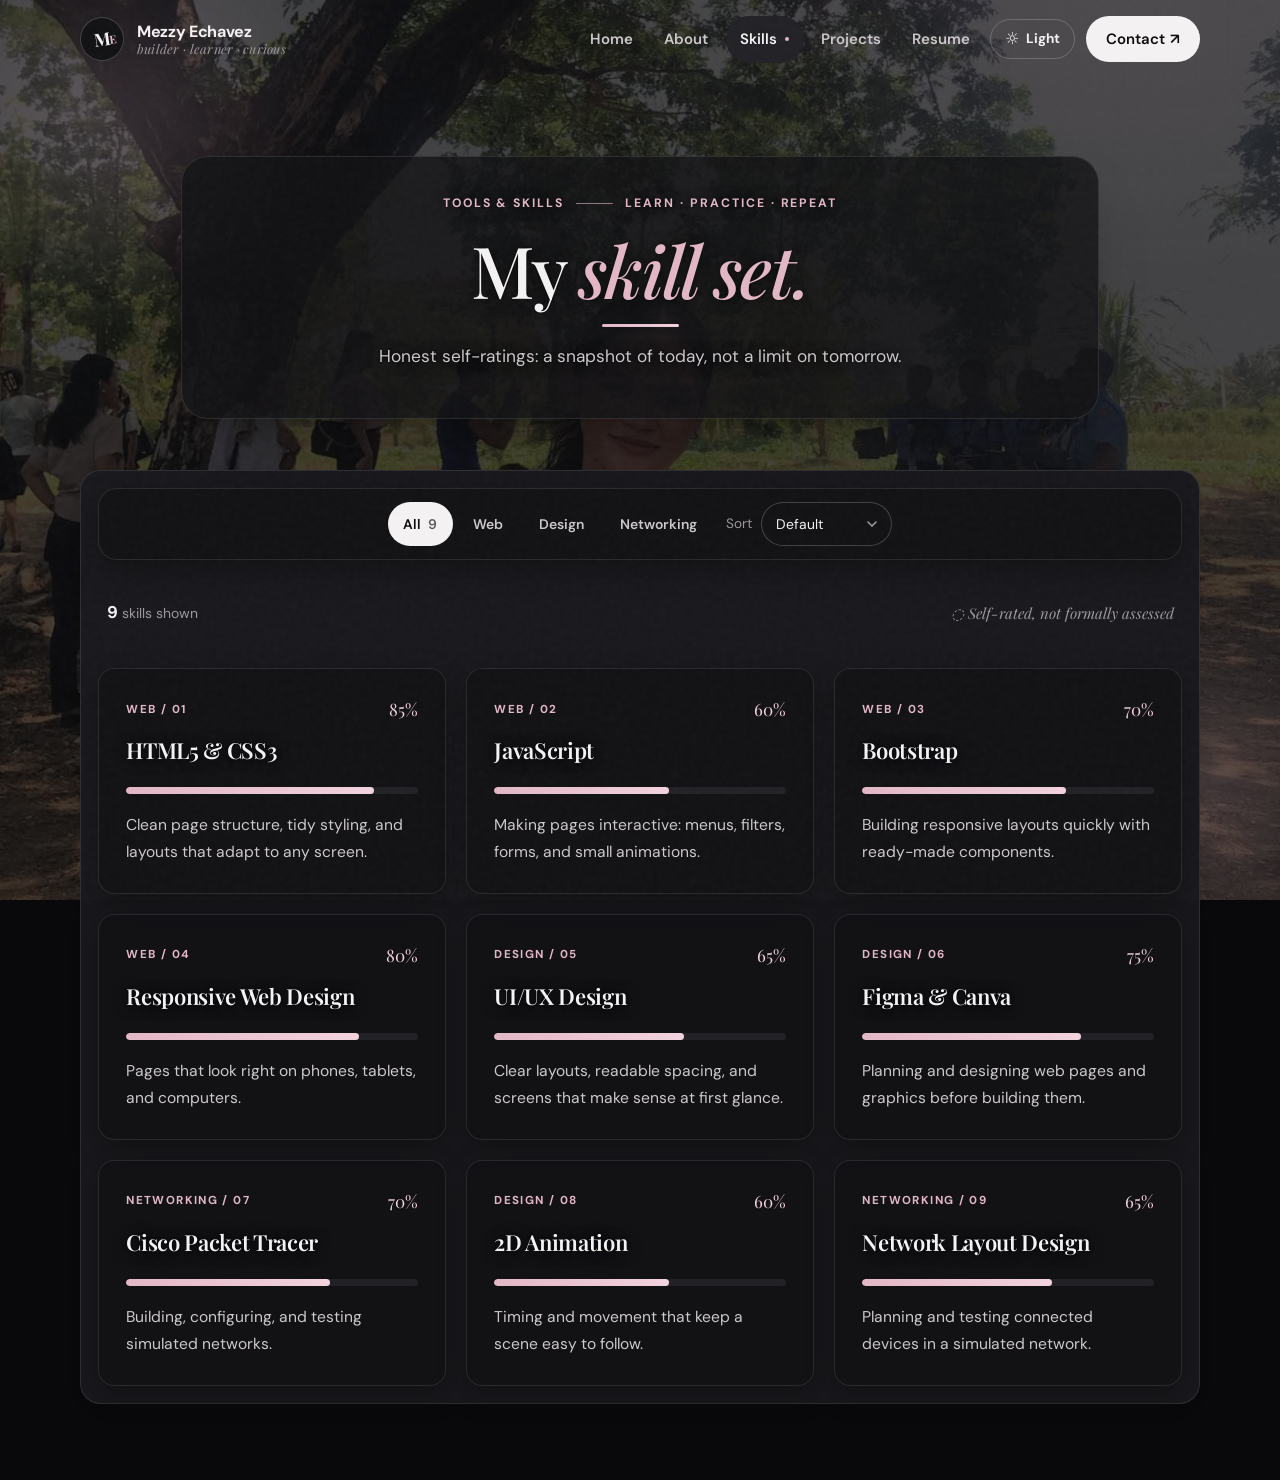
<file: skills.html>
<!doctype html>
<html lang="en" data-theme="dark">
<head>
  <meta charset="utf-8"><meta name="viewport" content="width=device-width, initial-scale=1"><meta name="color-scheme" content="dark light"><meta name="theme-color" content="#09090b">
  <meta name="description" content="Mezzy Echavez's self-rated web, programming, database, design, and networking skills."><title>Skills — Mezzy Echavez</title>
  <link rel="preconnect" href="https://fonts.googleapis.com"><link rel="preconnect" href="https://fonts.gstatic.com" crossorigin>
  <link href="https://fonts.googleapis.com/css2?family=DM+Sans:wght@400;500;600;700&family=Playfair+Display:ital,wght@0,500;0,600;0,700;1,500;1,600&display=swap" rel="stylesheet">
  <script>(function(d){var r=d.documentElement,t="dark";r.classList.add("js");try{if(localStorage.getItem("mezzy-portfolio-theme-v1")==="light")t="light"}catch(e){}r.dataset.theme=t})(document)</script>
  <link rel="stylesheet" href="styles.css"><script src="assets/js/data.js" defer></script><script src="script.js" defer></script>
</head>
<body data-page="skills">
  <div class="bg-slider" aria-hidden="true">
    <div class="bg-track">
      <div class="bg-slide bg-slide-1"></div>
      <div class="bg-slide bg-slide-2"></div>
      <div class="bg-slide bg-slide-3"></div>
      <div class="bg-slide bg-slide-1"></div>
    </div>
    <div class="bg-overlay"></div>
  </div>
  <a class="skip-link" href="#main">Skip to content</a><div class="grain" aria-hidden="true"></div>
  <header class="site-header" id="site-header"><div class="shell site-header-inner">
    <a class="brand" href="index.html" aria-label="Mezzy Echavez home"><span class="brand-mark" aria-hidden="true">M<span>E</span></span><span class="brand-copy"><strong>Mezzy Echavez</strong><small>builder · learner · curious</small></span></a>
    <button class="nav-toggle" type="button" aria-expanded="false" aria-controls="primary-nav" aria-label="Open navigation"><span></span><span></span></button>
    <nav class="site-nav" aria-label="Main navigation"><ul id="primary-nav"><li><a href="index.html">Home</a></li><li><a href="about.html">About</a></li><li><a href="skills.html" aria-current="page">Skills</a></li><li><a href="projects.html">Projects</a></li><li><a href="resume.html">Resume</a></li><li><button class="theme-toggle" type="button" aria-label="Switch to light mode" aria-pressed="false"><span class="theme-icon" aria-hidden="true">◐</span><span data-theme-label>Light</span></button></li><li><a class="nav-cta" href="contact.html">Contact <span aria-hidden="true">↗</span></a></li></ul></nav>
  </div></header>

  <main id="main" class="page-main inner-main skills-main">
    <div class="page-heading shell reveal"><div><p class="eyebrow">TOOLS &amp; SKILLS <span class="eyebrow-line"></span> LEARN · PRACTICE · REPEAT</p><h1>My <em>skill set.</em></h1></div><p class="heading-aside">Honest self-ratings: a snapshot of today, not a limit on tomorrow.</p></div>
    <section class="skills-workspace shell">
      <div class="skills-toolbar panel reveal">
        <div class="filter-group" role="group" aria-label="Filter skills by category"><button class="filter-chip is-active" type="button" data-skill-filter="all" aria-pressed="true">All <span>9</span></button><button class="filter-chip" type="button" data-skill-filter="web" aria-pressed="false">Web</button><button class="filter-chip" type="button" data-skill-filter="design" aria-pressed="false">Design</button><button class="filter-chip" type="button" data-skill-filter="networking" aria-pressed="false">Networking</button></div>
        <label class="sort-control" for="skill-sort"><span>Sort</span><select id="skill-sort"><option value="default">Default</option><option value="highest">Highest level</option><option value="alphabetical">A to Z</option></select></label>
      </div>
      <div class="skills-summary" aria-live="polite"><span><b id="skill-count">9</b> skills shown</span><span class="summary-note"><span aria-hidden="true">◌</span> Self-rated, not formally assessed</span></div>
      <div class="skill-grid" id="skill-grid">
        <article class="skill-card panel reveal" data-skill-card data-category="web" data-name="HTML5 & CSS3" data-level="85"><div class="skill-card-top"><span class="skill-category">WEB / 01</span><span class="skill-percent">85%</span></div><h2>HTML5 &amp; CSS3</h2><div class="skill-meter" role="progressbar" aria-label="HTML5 and CSS3 self-rated level" aria-valuemin="0" aria-valuemax="100" aria-valuenow="85"><span style="width:85%"></span></div><p>Clean page structure, tidy styling, and layouts that adapt to any screen.</p></article>
        <article class="skill-card panel reveal" data-skill-card data-category="web" data-name="JavaScript" data-level="60"><div class="skill-card-top"><span class="skill-category">WEB / 02</span><span class="skill-percent">60%</span></div><h2>JavaScript</h2><div class="skill-meter" role="progressbar" aria-label="JavaScript self-rated level" aria-valuemin="0" aria-valuemax="100" aria-valuenow="60"><span style="width:60%"></span></div><p>Making pages interactive: menus, filters, forms, and small animations.</p></article>
        <article class="skill-card panel reveal" data-skill-card data-category="web" data-name="Bootstrap" data-level="70"><div class="skill-card-top"><span class="skill-category">WEB / 03</span><span class="skill-percent">70%</span></div><h2>Bootstrap</h2><div class="skill-meter" role="progressbar" aria-label="Bootstrap self-rated level" aria-valuemin="0" aria-valuemax="100" aria-valuenow="70"><span style="width:70%"></span></div><p>Building responsive layouts quickly with ready-made components.</p></article>
        <article class="skill-card panel reveal" data-skill-card data-category="web" data-name="Responsive Web Design" data-level="80"><div class="skill-card-top"><span class="skill-category">WEB / 04</span><span class="skill-percent">80%</span></div><h2>Responsive Web Design</h2><div class="skill-meter" role="progressbar" aria-label="Responsive Web Design self-rated level" aria-valuemin="0" aria-valuemax="100" aria-valuenow="80"><span style="width:80%"></span></div><p>Pages that look right on phones, tablets, and computers.</p></article>
        <article class="skill-card panel reveal" data-skill-card data-category="design" data-name="UI/UX Design" data-level="65"><div class="skill-card-top"><span class="skill-category">DESIGN / 05</span><span class="skill-percent">65%</span></div><h2>UI/UX Design</h2><div class="skill-meter" role="progressbar" aria-label="UI/UX Design self-rated level" aria-valuemin="0" aria-valuemax="100" aria-valuenow="65"><span style="width:65%"></span></div><p>Clear layouts, readable spacing, and screens that make sense at first glance.</p></article>
        <article class="skill-card panel reveal" data-skill-card data-category="design" data-name="Figma & Canva" data-level="75"><div class="skill-card-top"><span class="skill-category">DESIGN / 06</span><span class="skill-percent">75%</span></div><h2>Figma &amp; Canva</h2><div class="skill-meter" role="progressbar" aria-label="Figma and Canva self-rated level" aria-valuemin="0" aria-valuemax="100" aria-valuenow="75"><span style="width:75%"></span></div><p>Planning and designing web pages and graphics before building them.</p></article>
        <article class="skill-card panel reveal" data-skill-card data-category="networking" data-name="Cisco Packet Tracer" data-level="70"><div class="skill-card-top"><span class="skill-category">NETWORKING / 07</span><span class="skill-percent">70%</span></div><h2>Cisco Packet Tracer</h2><div class="skill-meter" role="progressbar" aria-label="Cisco Packet Tracer self-rated level" aria-valuemin="0" aria-valuemax="100" aria-valuenow="70"><span style="width:70%"></span></div><p>Building, configuring, and testing simulated networks.</p></article>
        <article class="skill-card panel reveal" data-skill-card data-category="design" data-name="2D Animation" data-level="60"><div class="skill-card-top"><span class="skill-category">DESIGN / 08</span><span class="skill-percent">60%</span></div><h2>2D Animation</h2><div class="skill-meter" role="progressbar" aria-label="2D Animation self-rated level" aria-valuemin="0" aria-valuemax="100" aria-valuenow="60"><span style="width:60%"></span></div><p>Timing and movement that keep a scene easy to follow.</p></article>
        <article class="skill-card panel reveal" data-skill-card data-category="networking" data-name="Network Layout Design" data-level="65"><div class="skill-card-top"><span class="skill-category">NETWORKING / 09</span><span class="skill-percent">65%</span></div><h2>Network Layout Design</h2><div class="skill-meter" role="progressbar" aria-label="Network Layout Design self-rated level" aria-valuemin="0" aria-valuemax="100" aria-valuenow="65"><span style="width:65%"></span></div><p>Planning and testing connected devices in a simulated network.</p></article>
      </div>
    </section>
  </main>

</body>
</html>
</file>
<file: styles.css>
/* Mezzy Echavez portfolio — monochrome editorial, blush accent.
   One token set per theme; every component reads tokens, so dark/light stay in sync. */

/* ───────── Tokens ───────── */
:root {
  color-scheme: dark;
  --bg: #09090b;
  --surface: #121215;
  --surface-2: #19191d;
  --surface-3: #212126;
  --line: rgba(255,255,255,.1);
  --line-strong: rgba(255,255,255,.2);
  --text: #f4f2f3;
  --text-soft: #cdc8cb;
  --text-faint: #9d979c;
  --accent: #e3b7c6;
  --accent-strong: #f2d3de;
  --accent-ink: #1b1216;
  --inverse-bg: #f4f2f3;
  --inverse-text: #0b0b0d;
  --feature-bg: #1a1519;
  --feature-text: #fbf7f8;
  --feature-soft: #d9cdd2;
  --glow: rgba(227,183,198,.08);
  --portrait-a: #2c2328;
  --portrait-b: #151214;
  --shadow: 0 22px 60px rgba(0,0,0,.5);
  --shadow-small: 0 10px 28px rgba(0,0,0,.3);
  --grain-opacity: .05;
  --font-body: "DM Sans", "Avenir Next", Avenir, system-ui, sans-serif;
  --font-display: "Playfair Display", Georgia, "Times New Roman", serif;
  --content: 1180px;
  --header-h: 4.6rem;
  --radius: 1.1rem;
  --ease: cubic-bezier(.2,.75,.25,1);
}
html[data-theme="light"] {
  color-scheme: light;
  --bg: #fcfbfb;
  --surface: #ffffff;
  --surface-2: #f5f2f3;
  --surface-3: #ece7e9;
  --line: rgba(22,14,18,.1);
  --line-strong: rgba(22,14,18,.2);
  --text: #161215;
  --text-soft: #4a4247;
  --text-faint: #6c6368;
  --accent: #8a5468;
  --accent-strong: #6d3e51;
  --accent-ink: #ffffff;
  --inverse-bg: #161215;
  --inverse-text: #ffffff;
  --feature-bg: #161215;
  --feature-text: #ffffff;
  --feature-soft: #dccfd5;
  --glow: rgba(138,84,104,.07);
  --portrait-a: #f4e6eb;
  --portrait-b: #e4ccd5;
  --shadow: 0 22px 60px rgba(40,20,30,.12);
  --shadow-small: 0 10px 28px rgba(40,20,30,.07);
  --grain-opacity: .03;
}

/* ───────── Base ───────── */
*, *::before, *::after { box-sizing: border-box; }
html { min-width: 320px; overflow-x: clip; background: var(--bg); scroll-behavior: smooth; scroll-padding-top: calc(var(--header-h) + 1rem); -webkit-text-size-adjust: 100%; }
body { min-width: 320px; margin: 0; background: transparent; color: var(--text); font: 400 1rem/1.65 var(--font-body); -webkit-font-smoothing: antialiased; text-rendering: optimizeLegibility; }
img { display: block; max-width: 100%; height: auto; }
a { color: inherit; }
button, input, select, textarea { font: inherit; color: inherit; }
button, a { -webkit-tap-highlight-color: transparent; }
button { cursor: pointer; }
h1, h2, h3, p { margin-top: 0; }
h1, h2, h3 { text-wrap: balance; }
p { text-wrap: pretty; }
[hidden] { display: none !important; }
::selection { background: var(--accent); color: var(--accent-ink); }
:focus-visible { outline: 2px solid var(--accent); outline-offset: 3px; border-radius: .4rem; }
.shell { width: min(calc(100% - 3rem), var(--content)); margin-inline: auto; }
.sr-only { position: absolute; width: 1px; height: 1px; overflow: hidden; clip: rect(0,0,0,0); clip-path: inset(50%); white-space: nowrap; }
.skip-link { position: fixed; z-index: 200; top: .75rem; left: .75rem; padding: .65rem .95rem; border-radius: .6rem; background: var(--inverse-bg); color: var(--inverse-text); font-weight: 700; text-decoration: none; transform: translateY(-160%); transition: transform .2s var(--ease); }
.skip-link:focus { transform: translateY(0); }

/* Static grain: painted once, no blend mode (blend modes on a fixed full-screen layer cause scroll jank). */
.grain { position: fixed; z-index: 150; inset: 0; pointer-events: none; opacity: var(--grain-opacity); background-image: url("data:image/svg+xml,%3Csvg xmlns='http://www.w3.org/2000/svg' viewBox='0 0 180 180'%3E%3Cfilter id='n'%3E%3CfeTurbulence type='fractalNoise' baseFrequency='.8' numOctaves='2' stitchTiles='stitch'/%3E%3CfeColorMatrix type='saturate' values='0'/%3E%3C/filter%3E%3Crect width='100%25' height='100%25' filter='url(%23n)' opacity='.6'/%3E%3C/svg%3E"); }

/* ───────── Header ───────── */
.site-header { position: sticky; top: 0; z-index: 100; view-transition-name: site-header; transition: background-color .3s ease, box-shadow .3s ease, border-color .3s ease; border-bottom: 1px solid transparent; }
.site-header.is-scrolled { border-bottom-color: var(--line); background: color-mix(in srgb, var(--bg) 80%, transparent); -webkit-backdrop-filter: blur(16px) saturate(1.3); backdrop-filter: blur(16px) saturate(1.3); }
.site-header-inner { position: relative; display: flex; min-height: var(--header-h); align-items: center; justify-content: space-between; gap: 1rem; }
.scroll-progress { position: absolute; left: 0; bottom: -1px; width: 100%; height: 2px; background: linear-gradient(90deg, var(--accent), var(--accent-strong)); transform: scaleX(var(--progress, 0)); transform-origin: left; opacity: 0; transition: opacity .25s ease; pointer-events: none; }
.site-header.is-scrolled .scroll-progress { opacity: 1; }
.brand { display: inline-flex; align-items: center; gap: .75rem; text-decoration: none; flex: 0 0 auto; }
.brand-mark { position: relative; display: grid; width: 2.6rem; height: 2.6rem; place-items: center; border: 1px solid var(--line-strong); border-radius: 50%; background: var(--surface); color: var(--text); font-family: var(--font-display); font-size: 1.05rem; font-weight: 700; transform: rotate(-8deg); transition: transform .45s var(--ease); }
.brand:hover .brand-mark { transform: rotate(8deg) scale(1.06); }
.brand-mark span { position: absolute; top: .78rem; right: .38rem; color: var(--accent); font-size: .66rem; }
.brand-copy { display: grid; line-height: 1.2; }
.brand-copy strong { color: var(--text); font-size: .95rem; letter-spacing: -.02em; }
.brand-copy small { color: var(--text-faint); font-family: var(--font-display); font-size: .76rem; font-style: italic; letter-spacing: .02em; }

.site-nav ul { position: relative; display: flex; align-items: center; justify-content: flex-end; gap: .15rem; margin: 0; padding: 0; list-style: none; }
.nav-pill { position: absolute; z-index: 0; top: 0; left: 0; height: 100%; border-radius: 999px; background: var(--surface-3); opacity: 0; pointer-events: none; transition: transform .4s var(--ease), width .4s var(--ease), opacity .25s ease; }
.nav-pill.is-on { opacity: 1; }
.site-nav li { position: relative; z-index: 1; }
.site-nav a { display: inline-flex; align-items: center; gap: .35rem; padding: .6rem .85rem; border-radius: 999px; color: var(--text-soft); font-size: .88rem; font-weight: 600; text-decoration: none; transition: color .2s ease, background-color .2s ease; }
.site-nav a:hover, .site-nav a:focus-visible { color: var(--text); }
.site-nav a[aria-current="page"]:not(.nav-cta) { color: var(--text); }
.site-nav a[aria-current="page"]:not(.nav-cta)::after { content: ""; width: .28rem; height: .28rem; margin-left: .1rem; border-radius: 50%; background: var(--accent); }
.site-nav .nav-cta { margin-left: .3rem; padding-inline: 1.15rem; background: var(--inverse-bg); color: var(--inverse-text); }
.site-nav .nav-cta:hover, .site-nav .nav-cta:focus-visible { background: var(--accent-strong); color: var(--accent-ink); }
.site-nav .nav-cta span { transition: transform .25s var(--ease); }
.site-nav .nav-cta:hover span { transform: translate(2px,-2px); }
.theme-toggle { display: none; min-height: 2.35rem; align-items: center; justify-content: center; gap: .4rem; margin-inline: .2rem; padding: .4rem .8rem; border: 1px solid var(--line-strong); border-radius: 999px; background: transparent; color: var(--text); font-size: .8rem; font-weight: 700; transition: background-color .2s ease, transform .2s var(--ease); }
.js .theme-toggle { display: inline-flex; }
.theme-toggle:hover { background: var(--surface-3); }
.theme-toggle:active { transform: scale(.96); }
.theme-icon { display: inline-block; font-size: .95rem; line-height: 1; transition: transform .5s var(--ease); }
.theme-toggle:hover .theme-icon { transform: rotate(40deg); }
.nav-toggle { display: none; width: 2.8rem; height: 2.8rem; margin-left: auto; align-items: center; justify-content: center; flex-direction: column; gap: .36rem; border: 1px solid var(--line-strong); border-radius: 50%; background: var(--surface); }
.nav-toggle span { width: 1.05rem; height: 1.5px; background: var(--text); transition: transform .3s var(--ease); }
.nav-toggle[aria-expanded="true"] span:first-child { transform: translateY(3px) rotate(45deg); }
.nav-toggle[aria-expanded="true"] span:last-child { transform: translateY(-3px) rotate(-45deg); }

/* ───────── Shared page pieces ───────── */
.page-main { position: relative; min-height: calc(100svh - var(--header-h)); overflow-x: clip; }
.inner-main { padding-block: clamp(1.5rem, 3.5vw, 2.8rem) 3rem; }
.eyebrow { display: flex; align-items: center; flex-wrap: wrap; gap: .55rem; margin: 0 0 .85rem; color: var(--accent); font-size: .74rem; font-weight: 700; letter-spacing: .14em; line-height: 1.5; }
.eyebrow-line { display: inline-block; width: 2.2rem; height: 1px; background: var(--accent); opacity: .6; }
h1 { margin-bottom: .7rem; color: var(--text); font-family: var(--font-display); font-size: clamp(2.6rem, 5.6vw, 4.4rem); font-weight: 500; letter-spacing: -.04em; line-height: 1.02; }
h2 { color: var(--text); font-family: var(--font-display); font-weight: 600; letter-spacing: -.025em; }
h1 em, h2 em { color: var(--accent); font-weight: 500; }
.page-heading { display: flex; align-items: flex-end; justify-content: space-between; gap: 2rem; margin-bottom: clamp(1.5rem, 3vw, 2.4rem); }
.page-heading > div:first-child { min-width: 0; }
.page-heading h1 { margin-bottom: 0; }
.heading-aside { max-width: 25rem; margin: 0 0 .35rem; color: var(--text-soft); font-family: var(--font-display); font-size: 1.05rem; font-style: italic; line-height: 1.55; }
.panel { position: relative; border: 1px solid var(--line); border-radius: var(--radius); background: var(--surface); box-shadow: var(--shadow-small); transition: transform .35s var(--ease), box-shadow .35s var(--ease), border-color .3s ease, background-color .3s ease; }
/* Pointer spotlight (position set from script.js on pointermove) */
.spot { overflow: hidden; }
.spot::after { position: absolute; z-index: 0; inset: 0; border-radius: inherit; background: radial-gradient(18rem circle at var(--mx, 50%) var(--my, 50%), color-mix(in srgb, var(--accent) 14%, transparent), transparent 62%); content: ""; opacity: 0; transition: opacity .3s ease; pointer-events: none; }
.spot:hover::after { opacity: 1; }
.spot > * { position: relative; z-index: 1; }
.inline-link { display: inline-flex; align-items: center; gap: .45rem; color: var(--accent-strong); font-size: .9rem; font-weight: 700; text-decoration: none; }
.inline-link:hover { text-decoration: underline; text-underline-offset: .22rem; }
.button { display: inline-flex; min-height: 2.9rem; align-items: center; justify-content: center; gap: .6rem; padding: .7rem 1.25rem; border: 1px solid transparent; border-radius: 999px; font-size: .9rem; font-weight: 700; text-decoration: none; transition: transform .3s var(--ease), background-color .25s ease, color .25s ease, border-color .25s ease, box-shadow .3s ease; }
.button [aria-hidden="true"] { display: inline-block; transition: transform .3s var(--ease); }
.button:hover { transform: translateY(-2px); box-shadow: 0 10px 24px rgba(0,0,0,.2); }
.button:hover [aria-hidden="true"] { transform: translateX(3px); }
.button:active { transform: translateY(0) scale(.97); box-shadow: none; }
.button-dark { background: var(--inverse-bg); color: var(--inverse-text); }
.button-dark:hover, .button-dark:focus-visible { background: var(--accent-strong); color: var(--accent-ink); }
.button-outline, .portrait-move-button { border-color: var(--line-strong); background: transparent; color: var(--text); }
.button-outline:hover, .portrait-move-button:hover { background: var(--surface-3); }
.portrait-move-button { color: var(--text-soft); }
.text-button { padding: .6rem .75rem; border: 0; background: transparent; color: var(--text); font-size: .88rem; font-weight: 700; }
.text-button:hover { color: var(--accent-strong); text-decoration: underline; text-underline-offset: .2rem; }
.chip-cloud, .tag-row { display: flex; flex-wrap: wrap; gap: .4rem; }
.chip-cloud span, .tag-row span { padding: .35rem .7rem; border: 1px solid var(--line); border-radius: 999px; background: var(--surface-2); color: var(--text-soft); font-size: .8rem; transition: transform .25s var(--ease), border-color .25s ease, color .25s ease; }
.chip-cloud span:hover { transform: translateY(-2px); border-color: var(--accent); color: var(--text); }

/* ───────── Home ───────── */
.home-main { padding: clamp(.5rem, 2vw, 1.5rem) 0 2.5rem; }
.home-hero { display: grid; min-height: min(36rem, calc(100svh - var(--header-h) - 8rem)); grid-template-columns: 1.05fr .95fr; grid-template-areas: "copy visual"; align-items: center; gap: clamp(1rem, 5vw, 4rem); }
.home-hero > .hero-copy { grid-area: copy; }
.home-hero > .hero-visual { grid-area: visual; }
.home-hero.portrait-left { grid-template-columns: .95fr 1.05fr; grid-template-areas: "visual copy"; }
.hero-copy { position: relative; z-index: 2; max-width: 40rem; padding-block: 1rem; }
.hero-copy .eyebrow { margin-bottom: 1.3rem; }
.eyebrow-dot { width: .5rem; height: .5rem; border-radius: 50%; background: var(--accent); box-shadow: 0 0 0 .22rem color-mix(in srgb, var(--accent) 22%, transparent); animation: breathe 3s ease-in-out infinite; }
.hero-copy h1 { margin-bottom: 1.1rem; font-size: clamp(3.6rem, 8.2vw, 6.6rem); line-height: .92; letter-spacing: -.05em; }
.hero-name { display: inline-flex; align-items: flex-start; gap: .5rem; }
.hero-lede { max-width: 34rem; margin-bottom: 1.3rem; color: var(--text-soft); font-size: clamp(1rem, 1.5vw, 1.12rem); line-height: 1.7; }
.role-note { display: inline-flex; min-height: 2.5rem; align-items: center; gap: .6rem; margin-bottom: 1.4rem; padding: .4rem .95rem; border: 1px solid var(--line-strong); border-radius: 999px; background: var(--surface); color: var(--text); font-family: var(--font-display); font-size: .95rem; font-style: italic; }
.role-led { width: .5rem; height: .5rem; border-radius: 50%; background: #7fcf94; box-shadow: 0 0 0 .22rem rgba(127,207,148,.2); animation: breathe 2.4s ease-in-out infinite; }
.role-text { display: inline-block; transition: opacity .25s ease, transform .25s var(--ease); }
.role-text.is-changing { opacity: 0; transform: translateY(6px); }
.role-caret { width: 1.5px; height: 1rem; background: var(--accent); animation: blink 1.1s steps(2, start) infinite; }
.hero-actions { display: flex; flex-wrap: wrap; gap: .7rem; }
.hero-footnote { margin: 1.3rem 0 0; color: var(--text-faint); font-family: var(--font-display); font-size: .9rem; font-style: italic; }
.hero-footnote span { color: var(--accent); }

.hero-visual { --px: 0; --py: 0; position: relative; width: min(100%, 28rem); justify-self: center; padding: 1.4rem 1.6rem 1.2rem 1.2rem; isolation: isolate; }
.portrait-backdrop { position: absolute; z-index: -1; inset: 0; transform: translate3d(calc(var(--px) * -16px), calc(var(--py) * -12px), 0); }
.portrait-backdrop::before { position: absolute; top: 8%; right: 6%; width: 84%; height: 82%; border-radius: 47% 53% 55% 45%; background: color-mix(in srgb, var(--accent) 12%, var(--surface-2)); content: ""; transform: rotate(7deg); }
.portrait-window { position: relative; width: 100%; aspect-ratio: .82; margin: 0; overflow: hidden; border: .5rem solid color-mix(in srgb, var(--text) 14%, transparent); border-radius: 48% 48% 1.2rem 1.2rem; background: linear-gradient(170deg, var(--portrait-a), var(--portrait-b)); box-shadow: var(--shadow); transform: rotate(1.5deg) translate3d(calc(var(--px) * 7px), calc(var(--py) * 5px), 0); }
.portrait-window img { width: 100%; height: 100%; object-fit: cover; object-position: center bottom; transform: scale(1.04); transition: transform .8s var(--ease); }
.portrait-window:hover img { transform: scale(1.08); }
.portrait-label { position: absolute; bottom: .8rem; left: 50%; display: inline-flex; align-items: center; gap: .45rem; padding: .35rem .75rem; border-radius: 999px; background: color-mix(in srgb, var(--bg) 78%, transparent); -webkit-backdrop-filter: blur(8px); backdrop-filter: blur(8px); color: var(--text); font-size: .72rem; font-weight: 600; white-space: nowrap; transform: translateX(-50%); }
.portrait-label i { width: .45rem; height: .45rem; border-radius: 50%; background: var(--accent); animation: breathe 2s ease-in-out infinite; }

.home-lower { display: grid; grid-template-columns: 1.2fr .8fr; align-items: stretch; gap: 1rem; padding-top: 1rem; }
.home-stats { display: grid; grid-template-columns: repeat(3, auto) minmax(12rem, 1fr); overflow: hidden; border: 1px solid var(--line); border-radius: 1rem; background: var(--surface); }
.stat-item, .stat-coffee { display: flex; min-height: 4.6rem; align-items: center; justify-content: center; gap: .55rem; padding: .6rem 1rem; border-right: 1px solid var(--line); }
.stat-item strong { min-width: 1.2ch; color: var(--accent-strong); font-family: var(--font-display); font-size: 1.9rem; font-weight: 600; line-height: 1; font-variant-numeric: tabular-nums; }
.stat-item span { color: var(--text-soft); font-size: .78rem; line-height: 1.3; }
.stat-coffee { justify-content: flex-start; border: 0; background: var(--surface-2); }
.stat-coffee span:last-child { color: var(--text-soft); font-size: .78rem; line-height: 1.35; }
.stat-coffee b { color: var(--text); }
.coffee-stamp { font-size: 1.5rem; }
.home-strip { position: relative; display: flex; align-items: center; gap: .85rem; padding: .85rem 1.1rem; border: 1px solid var(--line); border-radius: 1rem; background: var(--surface-2); }
.strip-label { flex: 0 0 auto; color: var(--accent); font-size: .66rem; font-weight: 700; letter-spacing: .13em; }
.strip-rule { width: 1px; height: 2rem; background: var(--line-strong); }
.home-strip p { margin: 0; color: var(--text); font-family: var(--font-display); font-size: .95rem; font-style: italic; line-height: 1.4; }

/* ───────── Skills ───────── */
.skills-workspace { padding: .7rem; border: 1px solid var(--line); border-radius: 1.2rem; background: var(--surface-2); }
.skills-toolbar { display: flex; align-items: center; justify-content: space-between; gap: .8rem; padding: .6rem .7rem; }
.filter-group { display: flex; flex-wrap: wrap; gap: .3rem; }
.filter-chip { padding: .5rem .85rem; border: 1px solid transparent; border-radius: 999px; background: transparent; color: var(--text-soft); font-size: .82rem; font-weight: 600; transition: background-color .25s ease, color .25s ease, transform .25s var(--ease); }
.filter-chip:hover { background: var(--surface-3); color: var(--text); }
.filter-chip:active { transform: scale(.95); }
.filter-chip.is-active { background: var(--inverse-bg); color: var(--inverse-text); }
.filter-chip > span { margin-left: .25rem; opacity: .65; }
.sort-control { display: flex; align-items: center; gap: .5rem; color: var(--text-faint); font-size: .8rem; white-space: nowrap; }
select { appearance: none; -webkit-appearance: none; padding: .5rem 2rem .5rem .85rem; border: 1px solid var(--line-strong); border-radius: 999px; background: var(--surface) url("data:image/svg+xml,%3Csvg xmlns='http://www.w3.org/2000/svg' width='10' height='6' fill='none' stroke='%23999' stroke-width='1.6' stroke-linecap='round'%3E%3Cpath d='M1 1l4 4 4-4'/%3E%3C/svg%3E") no-repeat right .85rem center; color: var(--text); font-size: .82rem; cursor: pointer; }
select option { background: var(--surface); color: var(--text); }
.skills-summary, .projects-count { display: flex; align-items: center; justify-content: space-between; gap: .8rem; padding: .7rem .4rem .8rem; color: var(--text-faint); font-size: .82rem; }
.skills-summary b, .projects-count b { color: var(--text); font-size: 1rem; font-variant-numeric: tabular-nums; }
.summary-note { color: var(--text-faint); font-family: var(--font-display); font-size: .88rem; font-style: italic; }
.skill-grid { display: grid; grid-template-columns: repeat(3, minmax(0, 1fr)); gap: .85rem; }
.skill-card { min-width: 0; padding: 1rem 1.1rem 1.05rem; border-radius: .95rem; }
.skill-card:hover { transform: translateY(-4px); border-color: var(--line-strong); box-shadow: var(--shadow); }
.skill-card-top { display: flex; align-items: center; justify-content: space-between; gap: .5rem; }
.skill-category { color: var(--accent); font-size: .68rem; font-weight: 700; letter-spacing: .12em; }
.skill-percent { color: var(--accent-strong); font-family: var(--font-display); font-size: 1rem; font-variant-numeric: tabular-nums; }
.skill-card h2 { margin: .2rem 0 .6rem; font-size: 1.2rem; }
.skill-meter { height: .4rem; overflow: hidden; border-radius: 999px; background: var(--surface-3); }
.skill-meter span { display: block; height: 100%; border-radius: inherit; background: linear-gradient(90deg, var(--accent), var(--accent-strong)); transform-origin: left; transition: transform 1s var(--ease) .15s; }
.js .skill-card:not(.is-visible) .skill-meter span { transform: scaleX(0); }
.skill-card p { margin: .7rem 0 0; color: var(--text-soft); font-size: .86rem; line-height: 1.55; }

/* ───────── Projects ───────── */
.project-toolbar { display: flex; align-items: center; gap: .6rem; padding: .6rem; }
.search-field { display: flex; min-width: 10rem; flex: 1; align-items: center; gap: .55rem; padding-inline: .7rem; color: var(--accent); }
.search-field > span:not(.sr-only) { font-size: 1.3rem; }
.search-field input { width: 100%; min-height: 2.4rem; border: 0; outline: 0; background: transparent; color: var(--text); font-size: .92rem; }
.search-field:focus-within { color: var(--accent-strong); }
input::placeholder, textarea::placeholder { color: var(--text-faint); opacity: 1; }
.clear-button { padding: .5rem .85rem; border: 0; border-radius: 999px; background: var(--surface-3); color: var(--text-soft); font-size: .82rem; font-weight: 600; transition: background-color .2s ease, opacity .2s ease; }
.clear-button:hover { background: var(--line-strong); color: var(--text); }
.clear-button:disabled { opacity: .45; cursor: default; }
.project-grid { display: grid; grid-template-columns: repeat(3, minmax(0, 1fr)); align-items: start; gap: 1rem; }
.project-card { min-width: 0; overflow: hidden; border-radius: 1rem; }
.project-card:hover { transform: translateY(-5px); border-color: var(--line-strong); box-shadow: var(--shadow); }
.project-image-wrap { position: relative; aspect-ratio: 1.7; overflow: hidden; background: var(--surface-3); }
.project-image-wrap img { width: 100%; height: 100%; object-fit: cover; transition: transform .7s var(--ease); }
.project-image-wrap img[data-focus="top"] { object-position: center 14%; }
.project-card:hover .project-image-wrap img { transform: scale(1.05); }
.project-year { position: absolute; right: .65rem; bottom: .65rem; padding: .28rem .6rem; border: 1px solid var(--line-strong); border-radius: 999px; background: color-mix(in srgb, var(--bg) 82%, transparent); -webkit-backdrop-filter: blur(8px); backdrop-filter: blur(8px); color: var(--text); font-size: .72rem; font-weight: 700; }
.project-card-copy { padding: 1rem 1.1rem 1.1rem; }
.project-card-meta { display: flex; align-items: center; justify-content: space-between; gap: .5rem; color: var(--accent); font-size: .68rem; font-weight: 700; letter-spacing: .11em; }
.status-dot { width: .5rem; height: .5rem; border-radius: 50%; background: var(--accent); box-shadow: 0 0 0 .2rem color-mix(in srgb, var(--accent) 20%, transparent); }
.status-dot-live { animation: breathe 2.4s ease-in-out infinite; }
.project-card h2 { margin: .3rem 0 .35rem; font-size: 1.3rem; line-height: 1.2; }
.project-card-copy > p { margin: 0; color: var(--text-soft); font-size: .88rem; line-height: 1.55; }
.project-details { margin-top: .8rem; border-top: 1px solid var(--line); }
.project-details summary { display: flex; align-items: center; justify-content: space-between; gap: .5rem; padding-top: .7rem; color: var(--accent-strong); font-size: .84rem; font-weight: 700; cursor: pointer; list-style: none; }
.project-details summary::-webkit-details-marker { display: none; }
.project-details summary span { display: grid; width: 1.5rem; height: 1.5rem; place-items: center; border-radius: 50%; background: var(--surface-3); font-size: .9rem; transition: transform .35s var(--ease), background-color .2s ease; }
.project-details summary:hover span { background: var(--line-strong); }
.project-details[open]:not(.is-closing) summary span { transform: rotate(45deg); }
.details-copy { overflow: hidden; }
.details-copy > :first-child { margin-top: .7rem; }
.details-copy p { margin: 0 0 .65rem; color: var(--text-soft); font-size: .86rem; line-height: 1.6; }
.details-copy .tag-row { gap: .3rem; margin: .6rem 0; }
.details-copy .tag-row span { padding: .25rem .55rem; font-size: .72rem; }
.learned-note { padding: .6rem .75rem; border-left: 2px solid var(--accent); border-radius: 0 .5rem .5rem 0; background: var(--surface-2); }
.learned-note b { color: var(--text); }
.empty-state { margin-top: .85rem; padding: 1.6rem; color: var(--text-soft); font-family: var(--font-display); font-style: italic; text-align: center; }

/* ───────── Resume ───────── */
.resume-main .page-heading { align-items: center; }
.resume-main .page-heading h1 { font-size: clamp(2.4rem, 4.6vw, 3.6rem); }
.resume-actions { display: flex; flex-wrap: wrap; align-items: center; justify-content: flex-end; gap: .3rem .5rem; }
.resume-actions > p { width: 100%; max-width: 20rem; margin: 0 0 .5rem auto; color: var(--text-soft); font-family: var(--font-display); font-size: .95rem; font-style: italic; text-align: right; }
.resume-actions .button { min-height: 2.6rem; font-size: .84rem; }
.resume-board { display: grid; grid-template-columns: .97fr 1.03fr; align-items: start; gap: 1rem; }
.resume-column { padding: 1.1rem 1.2rem; }
.resume-board > .resume-column { position: sticky; top: calc(var(--header-h) + 1rem); }
.resume-right { display: grid; gap: .9rem; }
.column-heading { display: flex; align-items: center; gap: .75rem; margin-bottom: .8rem; padding-bottom: .75rem; border-bottom: 1px solid var(--line); }
.column-icon { display: grid; width: 2.3rem; height: 2.3rem; place-items: center; border-radius: 50%; background: var(--surface-3); color: var(--accent); font-size: 1rem; }
.column-heading .eyebrow { margin: 0 0 .1rem; font-size: .68rem; }
.column-heading h2 { margin: 0; font-size: 1.35rem; }
.timeline { position: relative; margin-left: .5rem; padding-left: 1.4rem; border-left: 1px solid var(--line-strong); }
.timeline-entry { position: relative; padding: .1rem 0 1rem; }
.timeline-entry:last-child { padding-bottom: .1rem; }
.timeline-entry::before { position: absolute; top: .35rem; left: -1.78rem; width: .65rem; height: .65rem; border: 2px solid var(--surface); border-radius: 50%; background: var(--accent); box-shadow: 0 0 0 1px var(--line-strong); content: ""; transition: transform .3s var(--ease); }
.timeline-entry:hover::before { transform: scale(1.4); }
.timeline-year { display: inline-block; margin-bottom: .15rem; color: var(--accent); font-size: .7rem; font-weight: 700; letter-spacing: .1em; }
.timeline-entry h3, .experience-entry h3 { margin: 0 0 .2rem; color: var(--text); font-family: var(--font-display); font-size: 1.1rem; font-weight: 600; }
.timeline-entry p, .experience-entry p { margin: 0; color: var(--text-soft); font-size: .86rem; line-height: 1.6; }
.current-pill { display: inline-block; padding: .18rem .5rem; border: 1px solid var(--line-strong); border-radius: 999px; background: var(--surface-3); color: var(--accent-strong); font-family: var(--font-body); font-size: .6rem; font-weight: 700; letter-spacing: .08em; vertical-align: middle; }
.experience-entry { padding: .3rem 0 .85rem; border-bottom: 1px dashed var(--line-strong); }
.experience-entry:last-child { padding-bottom: .1rem; border: 0; }
.why-card { position: relative; overflow: hidden; padding: 1.2rem 1.3rem; border-radius: var(--radius); background: var(--feature-bg); color: var(--feature-text); box-shadow: var(--shadow-small); }
.why-card::after { position: absolute; right: -1.6rem; bottom: -3.6rem; width: 8.5rem; height: 8.5rem; border: 1px solid rgba(255,255,255,.18); border-radius: 50%; content: ""; }
.why-card .eyebrow { color: var(--accent); }
.why-card h2 { position: relative; margin-bottom: .45rem; color: var(--feature-text); font-size: 1.4rem; }
.why-card > p:not(.eyebrow) { max-width: 60ch; margin-bottom: .8rem; color: var(--feature-soft); font-size: .9rem; line-height: 1.6; }
.why-card .inline-link { position: relative; z-index: 1; color: var(--accent-strong); }
html[data-theme="light"] .why-card .inline-link { color: #f0cfda; }

/* ───────── Contact ───────── */
.period-dot { color: var(--accent); }
.contact-layout { display: grid; grid-template-columns: .78fr 1.22fr; align-items: stretch; gap: 1rem; }
.contact-sidebar, .contact-form-panel { padding: 1.15rem; }
.contact-sidebar { overflow: hidden; background: var(--surface-2); }
.contact-sidebar::after { position: absolute; right: -3rem; top: 13rem; width: 8.5rem; height: 8.5rem; border: 1px solid var(--line); border-radius: 50%; content: ""; pointer-events: none; }
.contact-photo { position: relative; aspect-ratio: 1.45; margin-bottom: .9rem; overflow: hidden; border-radius: .9rem; background: linear-gradient(170deg, var(--portrait-a), var(--portrait-b)); }
.contact-photo img { width: 100%; height: 100%; object-fit: cover; object-position: center 12%; }
.contact-sidebar .eyebrow { margin-bottom: .25rem; font-size: .68rem; }
.contact-sidebar h2 { margin-bottom: .25rem; font-size: 1.6rem; }
.contact-intro { margin-bottom: .85rem; color: var(--text-soft); font-size: .9rem; }
.contact-method { position: relative; z-index: 1; display: flex; align-items: center; gap: .7rem; padding: .7rem; border: 1px solid var(--line); border-radius: .8rem; background: var(--surface); }
.method-symbol { display: grid; width: 2.2rem; height: 2.2rem; flex: 0 0 auto; place-items: center; border-radius: 50%; background: var(--surface-3); color: var(--accent); font-family: var(--font-display); }
.contact-method > div { display: grid; min-width: 0; }
.method-label { color: var(--accent); font-size: .62rem; font-weight: 700; letter-spacing: .12em; }
.contact-method a { color: var(--text); font-size: .9rem; font-weight: 700; text-decoration: none; overflow-wrap: anywhere; }
.contact-method a:hover { text-decoration: underline; text-underline-offset: .2rem; }
.copy-email { display: grid; width: 2.2rem; height: 2.2rem; margin-left: auto; flex: 0 0 auto; place-items: center; border: 0; border-radius: .6rem; background: var(--surface-3); color: var(--text); font-size: 1rem; transition: background-color .2s ease, transform .2s var(--ease), color .2s ease; }
.copy-email:hover { background: var(--line-strong); }
.copy-email:active { transform: scale(.9); }
.copy-email.is-done { background: var(--accent); color: var(--accent-ink); }
.social-links { position: relative; z-index: 1; display: grid; grid-template-columns: 1fr 1fr; gap: .55rem; margin-top: .6rem; }
.social-links a { display: flex; min-width: 0; align-items: center; gap: .55rem; padding: .6rem; border: 1px solid var(--line); border-radius: .8rem; background: var(--surface); text-decoration: none; transition: transform .25s var(--ease), border-color .25s ease; }
.social-links a:hover { border-color: var(--accent); transform: translateY(-2px); }
.social-mark { display: grid; width: 1.9rem; height: 1.9rem; flex: 0 0 auto; place-items: center; border-radius: 50%; background: var(--inverse-bg); color: var(--inverse-text); font-size: .8rem; font-weight: 700; }
.social-links a > span:nth-child(2) { display: grid; min-width: 0; }
.social-links small { color: var(--accent); font-size: .58rem; font-weight: 700; letter-spacing: .12em; }
.social-links b { overflow: hidden; color: var(--text); font-size: .8rem; text-overflow: ellipsis; white-space: nowrap; }
.social-links a > span:last-child { margin-left: auto; color: var(--accent); transition: transform .25s var(--ease); }
.social-links a:hover > span:last-child { transform: translate(2px,-2px); }
.contact-feedback { position: relative; z-index: 1; margin: .8rem 0 0; color: var(--text-faint); font-family: var(--font-display); font-size: .82rem; font-style: italic; }
.form-heading { display: flex; align-items: flex-start; justify-content: space-between; margin-bottom: .9rem; }
.form-heading .eyebrow { margin-bottom: .2rem; }
.form-heading h2 { margin: 0; font-size: 1.65rem; }
#contact-form { display: grid; gap: .85rem; }
.field { display: grid; gap: .35rem; min-width: 0; }
.field label { color: var(--text-soft); font-size: .82rem; font-weight: 600; }
.field label small { color: var(--text-faint); font-size: .74rem; font-weight: 400; }
.req { color: var(--accent); }
.form-row { display: grid; grid-template-columns: 1fr 1fr; gap: .85rem; }
#contact-form input, #contact-form textarea { width: 100%; min-width: 0; padding: .75rem .9rem; border: 1px solid var(--line-strong); border-radius: .75rem; outline: 0; background: var(--bg); color: var(--text); font-size: .92rem; transition: border-color .2s ease, box-shadow .25s ease, background-color .3s ease; }
#contact-form input:hover, #contact-form textarea:hover { border-color: color-mix(in srgb, var(--accent) 55%, var(--line-strong)); }
#contact-form input:focus, #contact-form textarea:focus { border-color: var(--accent); box-shadow: 0 0 0 4px color-mix(in srgb, var(--accent) 20%, transparent); }
#contact-form [aria-invalid="true"] { border-color: #e07a8c; box-shadow: 0 0 0 4px rgba(224,122,140,.16); }
#contact-form textarea { min-height: 8rem; resize: vertical; }
.field-foot { display: flex; align-items: flex-start; justify-content: space-between; gap: .8rem; }
.field-error { min-height: 1em; color: #e8889a; font-size: .76rem; line-height: 1.3; }
html[data-theme="light"] .field-error { color: #b3263f; }
.field-error:empty { min-height: 0; }
.message-count { margin-left: auto; color: var(--text-faint); font-size: .74rem; white-space: nowrap; font-variant-numeric: tabular-nums; }
.form-actions { display: flex; flex-wrap: wrap; align-items: center; gap: .5rem; }
.form-hint { margin: 0; color: var(--text-faint); font-size: .78rem; line-height: 1.5; }
.form-hint a { color: var(--accent-strong); }
.shake { animation: shake .4s var(--ease); }

/* Toast */
.toast { position: fixed; z-index: 180; bottom: 1.4rem; left: 50%; max-width: min(92vw, 26rem); padding: .75rem 1.15rem; border: 1px solid var(--line-strong); border-radius: 999px; background: var(--inverse-bg); box-shadow: var(--shadow); color: var(--inverse-text); font-size: .86rem; font-weight: 600; text-align: center; opacity: 0; pointer-events: none; transform: translate(-50%, 1rem); transition: opacity .3s ease, transform .4s var(--ease); }
.toast.is-on { opacity: 1; transform: translate(-50%, 0); }

/* ───────── Motion ───────── */
/* Reveal uses an animation (not a transition) so it never fights the hover transitions on the same cards.
   If scripting stalls, the failsafe shows everything after 3s. */
.js .reveal:not(.is-visible) { opacity: 0; animation: reveal-failsafe 0s 3s forwards; }
.js .reveal.is-visible { animation: reveal-in .85s var(--ease) calc(var(--i, 0) * 70ms) backwards; }
.js .reveal.is-settled { animation: none; }
@keyframes reveal-in { from { opacity: 0; transform: translateY(20px); } }
@keyframes reveal-failsafe { to { opacity: 1; } }
@keyframes float-soft { 0%, 100% { translate: 0 0; } 50% { translate: 0 -7px; } }
@keyframes spin { to { transform: rotate(360deg); } }
@keyframes breathe { 0%, 100% { scale: 1; opacity: .85; } 50% { scale: 1.08; opacity: 1; } }
@keyframes blink { 50% { opacity: 0; } }
@keyframes shake { 20%, 60% { transform: translateX(-5px); } 40%, 80% { transform: translateX(5px); } }
.is-paused *, .is-paused *::before, .is-paused *::after { animation-play-state: paused !important; }

/* Cross-page transitions (Chrome / Safari 18+). Header persists; page body fades. */
@view-transition { navigation: auto; }
::view-transition-group(site-header) { animation-duration: 0s; }
html:not(.theme-vt)::view-transition-old(root) { animation: vt-out .22s ease both; }
html:not(.theme-vt)::view-transition-new(root) { animation: vt-in .34s var(--ease) both; }
@keyframes vt-out { to { opacity: 0; } }
@keyframes vt-in { from { opacity: 0; transform: translateY(8px); } }
/* Theme switch: circular reveal from the toggle */
html.theme-vt::view-transition-old(root), html.theme-vt::view-transition-new(root) { animation: none; mix-blend-mode: normal; }
html.theme-vt::view-transition-old(root) { z-index: 1; }
html.theme-vt::view-transition-new(root) { z-index: 2; }
/* Fallback theme crossfade */
html.theme-fade, html.theme-fade *, html.theme-fade *::before, html.theme-fade *::after { transition: background-color .4s ease, color .4s ease, border-color .4s ease, box-shadow .4s ease !important; }

/* ───────── Responsive ───────── */
@media (min-width: 1450px) {
  .home-hero { min-height: 36rem; }
  .hero-visual { width: 30rem; }
}
@media (max-width: 1000px) {
  .shell { width: min(calc(100% - 2.4rem), var(--content)); }
  .site-nav a { padding-inline: .65rem; font-size: .82rem; }
  .skill-grid { grid-template-columns: repeat(2, minmax(0, 1fr)); }
  .project-grid { grid-template-columns: repeat(2, minmax(0, 1fr)); }
  .home-lower { grid-template-columns: 1fr; }
  .resume-board { grid-template-columns: 1fr; }
  .resume-board > .resume-column { position: static; }
}
@media (max-width: 760px) {
  :root { --header-h: 4.2rem; }
  .nav-toggle { display: inline-flex; }
  .site-nav ul { position: absolute; top: calc(100% + .35rem); right: 0; left: 0; display: flex; align-items: stretch; flex-direction: column; gap: .15rem; padding: .7rem; border: 1px solid var(--line-strong); border-radius: 1rem; background: var(--surface); box-shadow: var(--shadow); opacity: 0; visibility: hidden; transform: translateY(-.6rem) scale(.98); transform-origin: top right; transition: opacity .25s ease, transform .35s var(--ease), visibility 0s .35s; }
  .site-nav ul.is-open { opacity: 1; visibility: visible; transform: none; transition-delay: 0s; }
  .nav-pill { display: none; }
  .site-nav a { justify-content: flex-start; padding: .8rem .95rem; font-size: .95rem; }
  .site-nav .nav-cta { justify-content: center; margin: .25rem 0 0; }
  .theme-toggle { width: 100%; justify-content: flex-start; margin: .1rem 0; padding: .7rem .95rem; border-color: transparent; }
  .home-hero { min-height: auto; padding-top: 1rem; gap: .5rem; }
  .hero-visual { padding-inline: .7rem; }
  .skills-toolbar { align-items: flex-start; flex-direction: column; }
  .sort-control { width: 100%; justify-content: flex-end; }
  .contact-layout { grid-template-columns: 1fr; }
}
@media (max-width: 760px) {
  html:not(.js) .nav-toggle { display: none; }
  html:not(.js) .site-nav ul { position: static; flex-direction: row; flex-wrap: wrap; padding: 0; border: 0; background: none; box-shadow: none; opacity: 1; visibility: visible; transform: none; }
  html:not(.js) .site-header-inner { flex-wrap: wrap; padding-block: .6rem; }
}
@media (max-width: 640px) {
  .home-hero, .home-hero.portrait-left { grid-template-columns: 1fr; gap: 0; }
  .home-hero { grid-template-areas: "copy" "visual"; }
  .home-hero.portrait-left { grid-template-areas: "visual" "copy"; }
  .hero-copy { padding: .5rem 0 .4rem; }
  .hero-copy h1 { font-size: clamp(3.4rem, 17vw, 5.4rem); }
  .hero-visual { width: min(86%, 21rem); margin-top: .6rem; }
  .home-hero.portrait-left > .hero-visual { justify-self: start; }
  .home-stats { grid-template-columns: repeat(3, 1fr); }
  .stat-item { flex-direction: column; gap: .15rem; padding: .7rem .4rem; border-bottom: 1px solid var(--line); text-align: center; }
  .stat-item:nth-child(3) { border-right: 0; }
  .stat-coffee { grid-column: 1 / -1; }
  .home-strip { flex-direction: column; align-items: flex-start; gap: .3rem; padding-right: 2.6rem; }
  .strip-rule { display: none; }
  .hero-copy .eyebrow-dot { display: none; }
  .hero-copy .eyebrow-line { width: .28rem; height: .28rem; border-radius: 50%; opacity: .8; }
}
@media (max-width: 560px) {
  .shell { width: min(calc(100% - 1.6rem), var(--content)); }
  .brand-copy small { display: none; }
  .page-heading { align-items: flex-start; flex-direction: column; gap: .7rem; }
  .page-heading h1 { font-size: clamp(2.5rem, 12.5vw, 3.6rem); }
  .heading-aside { max-width: 36rem; margin: 0; font-size: .98rem; }
  .story-grid, .skill-grid, .project-grid, .form-row { grid-template-columns: 1fr; }
  .story-card-wide { grid-column: auto; }
  .filter-chip { padding: .45rem .7rem; font-size: .78rem; }
  .project-toolbar { flex-wrap: wrap; }
  .search-field { flex: 1 1 100%; border-bottom: 1px solid var(--line); }
  .project-toolbar .select-field { flex: 1; }
  .project-toolbar select { width: 100%; }
  .resume-main .page-heading { align-items: flex-start; }
  .resume-actions { justify-content: flex-start; }
  .resume-actions > p { margin: 0 0 .4rem; text-align: left; }
  .social-links { grid-template-columns: 1fr; }
  .contact-photo { aspect-ratio: 1.6; }
  .field-foot { flex-direction: column; gap: .2rem; }
  .message-count { margin-left: 0; }
}

@media (hover: none) {
  .spot::after { display: none; }
  .skill-card:hover, .project-card:hover { transform: none; }
}
@media (prefers-reduced-motion: reduce) {
  @view-transition { navigation: none; }
  html { scroll-behavior: auto; }
  *, *::before, *::after { animation-duration: .01ms !important; animation-delay: 0s !important; animation-iteration-count: 1 !important; transition-duration: .01ms !important; transition-delay: 0s !important; }
  .js .reveal:not(.is-visible) { opacity: 1; }
  .js .skill-card:not(.is-visible) .skill-meter span { transform: none; }
}

/* ───────── Print (resume) ───────── */
@media print {
  html[data-theme] { --bg: #fff; --surface: #fff; --surface-2: #fff; --surface-3: #eee; --line: #ccc; --line-strong: #bbb; --text: #111; --text-soft: #222; --text-faint: #444; --accent: #555; --accent-strong: #222; --feature-bg: #fff; --feature-text: #111; --feature-soft: #222; }
  body { background: #fff; font-size: 10pt; }
  .grain, .site-header, .resume-actions, .skip-link, .toast, .page-main::before { display: none !important; }
  .page-main { min-height: 0; }
  .reveal, .js .reveal:not(.is-visible) { opacity: 1 !important; transform: none !important; }
  .resume-board, .resume-right { display: block; }
  .resume-board > .resume-column { position: static; }
  .panel, .why-card { break-inside: avoid; box-shadow: none; border-color: #bbb; }
  .resume-column, .why-card { margin-bottom: 10pt; }
}

/* ───────── Professional rhythm: type, spacing, calm layout ───────── */
:root {
  --font-display: "Playfair Display", "Iowan Old Style", "Palatino Linotype", Georgia, serif;
  --content: 1120px;
  --section: clamp(4rem, 8vw, 7rem);
}
html { font-size: 106.25%; }
body { line-height: 1.75; }
.shell { width: min(calc(100% - 4rem), var(--content)); }
h1 { letter-spacing: -.025em; line-height: 1.08; }
h2 { letter-spacing: -.015em; }
.eyebrow { gap: .7rem; margin-bottom: 1.1rem; font-size: .72rem; letter-spacing: .16em; }
.inner-main { padding-block: clamp(3rem, 6vw, 5.5rem) var(--section); }
.page-heading { margin-bottom: clamp(3rem, 6vw, 5rem); }
.heading-aside { max-width: 24rem; margin-bottom: .5rem; font-family: var(--font-body); font-size: 1.02rem; font-style: normal; line-height: 1.7; color: var(--text-soft); }
.section-title { margin: 0 0 clamp(2.5rem, 5vw, 4rem); font-size: clamp(2rem, 4vw, 2.9rem); font-weight: 600; text-align: center; }

/* Home */
.home-main { padding: clamp(2rem, 5vw, 4rem) 0 var(--section); }
.home-hero { gap: clamp(2.5rem, 7vw, 6rem); min-height: 0; }
.hero-copy { padding-block: 0; }
.hero-copy .eyebrow { margin-bottom: 1.8rem; }
.hero-copy h1 { margin-bottom: 1.6rem; letter-spacing: -.035em; }
.hero-lede { margin-bottom: 1.8rem; font-size: clamp(1.02rem, 1.5vw, 1.15rem); line-height: 1.8; }
.role-note { margin-bottom: 2.2rem; }
.hero-actions { gap: 1rem; }
.hero-footnote { margin-top: 2rem; font-style: normal; font-family: var(--font-body); font-size: .88rem; }
.hero-visual { padding: 1rem; }
.home-lower { gap: 1.5rem; padding-top: clamp(3rem, 6vw, 5rem); }
.stat-item, .stat-coffee { min-height: 5.5rem; padding: .9rem 1.2rem; }
.stat-coffee span:last-child { white-space: nowrap; }
.home-strip { padding: 1.1rem 1.5rem; gap: 1.2rem; }
.home-strip p { font-size: 1rem; }

/* About — "Who am I?" split, then portrait with notes and hand-drawn arrows */
.about-intro { display: grid; grid-template-columns: .82fr 1.18fr; align-items: center; gap: clamp(3rem, 7vw, 6.5rem); }
.about-photo { position: relative; margin: 0; aspect-ratio: .86; overflow: hidden; border: 1px solid var(--line); border-radius: 1.6rem 1.6rem 1.6rem 6rem; background: linear-gradient(170deg, var(--portrait-a), var(--portrait-b)); box-shadow: var(--shadow); }
.about-photo img { width: 100%; height: 100%; object-fit: cover; object-position: center bottom; transition: transform .9s var(--ease); }
.about-photo:hover img { transform: scale(1.04); }
.about-copy h1 { margin-bottom: 1.6rem; font-size: clamp(2.8rem, 6vw, 4.6rem); }
.about-copy p { max-width: 54ch; margin-bottom: 1.3rem; color: var(--text-soft); font-size: 1.02rem; line-height: 1.85; }
.about-copy .lead { color: var(--text); font-family: var(--font-display); font-size: clamp(1.3rem, 2.2vw, 1.6rem); line-height: 1.55; }
.about-actions { display: flex; flex-wrap: wrap; gap: 1rem; margin-top: 2.2rem; }

.about-more { margin-top: var(--section); padding-top: var(--section); border-top: 1px solid var(--line); }
.about-orbit { display: grid; grid-template-columns: 1fr minmax(15rem, 22rem) 1fr; align-items: center; gap: clamp(1.5rem, 4vw, 3.5rem); }
.about-portrait { aspect-ratio: .86; overflow: hidden; border: 1px solid var(--line); border-radius: 50% 50% 1.6rem 1.6rem; background: linear-gradient(170deg, var(--portrait-a), var(--portrait-b)); box-shadow: var(--shadow); }
.about-portrait img { width: 100%; height: 100%; object-fit: cover; object-position: center bottom; }
.about-notes { display: grid; align-content: space-between; gap: clamp(2.5rem, 6vw, 4.5rem); margin: 0; padding: 0; list-style: none; }
.about-note { display: flex; align-items: center; gap: 1rem; }
.about-notes-left .about-note { justify-content: flex-end; text-align: right; }
.about-note p { max-width: 14rem; margin: 0; color: var(--text); font-size: .98rem; line-height: 1.6; }
.note-arrow { flex: 0 0 auto; width: 4.6rem; height: auto; overflow: visible; fill: none; stroke: var(--accent); stroke-width: 1.8; stroke-linecap: round; stroke-linejoin: round; }
.note-arrow.is-up { transform: scaleY(-1); }
.about-notes-right .note-arrow { transform: scaleX(-1); }
.about-notes-right .note-arrow.is-up { transform: scale(-1, -1); }
.about-notes-right .about-note { text-align: left; }

.about-values { margin-top: var(--section); padding-top: var(--section); border-top: 1px solid var(--line); }
.values-grid { display: grid; grid-template-columns: repeat(3, 1fr); gap: clamp(1.5rem, 3vw, 2.5rem); }
.value-card { padding: 2rem 0 0; border-top: 1px solid var(--line-strong); }
.value-num { display: block; margin-bottom: 1rem; color: var(--accent); font-family: var(--font-display); font-size: 1.1rem; }
.value-card h3 { margin: 0 0 .6rem; color: var(--text); font-family: var(--font-display); font-size: 1.4rem; font-weight: 600; }
.value-card p { max-width: 30ch; margin: 0; color: var(--text-soft); font-size: .98rem; line-height: 1.75; }
.chip-cloud-center { justify-content: center; margin-top: 4rem; }
.chip-cloud span { padding: .45rem .95rem; font-size: .86rem; }

/* Skills / Projects / Resume / Contact — more air inside and between cards */
.skills-workspace { padding: 1rem; }
.skills-toolbar, .project-toolbar { padding: .8rem 1rem; }
.skills-summary, .projects-count { padding: 1.1rem .5rem 1.3rem; }
.skill-grid { gap: 1.25rem; }
.skill-card { padding: 1.5rem 1.6rem 1.6rem; }
.skill-card h2 { margin: .4rem 0 1rem; font-size: 1.3rem; }
.skill-card p { margin-top: 1.1rem; font-size: .92rem; line-height: 1.7; }
.project-grid { gap: 1.75rem; }
.project-card-copy { padding: 1.5rem 1.6rem 1.6rem; }
.project-card h2 { margin: .5rem 0 .6rem; font-size: 1.4rem; }
.project-card-copy > p { font-size: .94rem; line-height: 1.7; }
.project-details { margin-top: 1.3rem; }
.project-details summary { padding-top: 1.1rem; }
.details-copy p { font-size: .92rem; line-height: 1.75; }
.resume-board { gap: 1.5rem; }
.resume-right { gap: 1.5rem; }
.resume-column { padding: 1.8rem 2rem; }
.column-heading { margin-bottom: 1.4rem; padding-bottom: 1.2rem; }
.timeline-entry { padding-bottom: 1.6rem; }
.timeline-entry p, .experience-entry p { font-size: .94rem; line-height: 1.7; }
.experience-entry { padding: .5rem 0 1.4rem; }
.why-card { padding: 2rem 2.2rem; }
.why-card > p:not(.eyebrow) { font-size: .96rem; line-height: 1.75; }
.contact-layout { gap: 1.75rem; }
.contact-sidebar, .contact-form-panel { padding: 1.8rem; }
.contact-photo { margin-bottom: 1.4rem; }
.contact-intro { margin-bottom: 1.4rem; font-size: .96rem; }
.social-links { margin-top: 1rem; }
.form-heading { margin-bottom: 1.6rem; }
#contact-form { gap: 1.25rem; }
.form-row { gap: 1.25rem; }
#contact-form input, #contact-form textarea { padding: .9rem 1rem; }
.form-actions { margin-top: .4rem; }

@media (max-width: 1000px) {
  .about-orbit { grid-template-columns: 1fr minmax(13rem, 18rem) 1fr; gap: 1rem; }
  .note-arrow { width: 3rem; }
  .about-note p { font-size: .9rem; }
}
@media (max-width: 820px) {
  .shell { width: min(calc(100% - 3rem), var(--content)); }
  .about-intro { grid-template-columns: 1fr; }
  .about-photo { max-width: 22rem; margin-inline: auto; }
  .about-orbit { grid-template-columns: 1fr 1fr; }
  .about-portrait { grid-column: 1 / -1; width: min(100%, 18rem); margin: 0 auto 2rem; }
  .about-notes { gap: 1.8rem; align-content: start; }
  .about-notes-left .about-note { justify-content: flex-start; text-align: left; flex-direction: column; align-items: flex-start; }
  .about-note { flex-direction: column; align-items: flex-start; gap: .6rem; }
  .about-notes-right .about-note { flex-direction: column-reverse; }
  .note-arrow { display: none; }
  .about-note p { max-width: none; padding-left: 1rem; border-left: 2px solid var(--accent); }
  .values-grid { grid-template-columns: 1fr; gap: 2rem; }
  .value-card p { max-width: none; }
}
@media (max-width: 560px) {
  .shell { width: min(calc(100% - 2.2rem), var(--content)); }
  .about-orbit { grid-template-columns: 1fr; }
  .resume-column { padding: 1.4rem; }
  .contact-sidebar, .contact-form-panel { padding: 1.4rem; }
  .skill-card, .project-card-copy { padding: 1.3rem; }
}

/* ───────── Sliding picture background ─────────
   Uses assets/images/photo.jpg (swap the slide URLs below for more pictures).
   Until then, soft gradients slide in their place. */
.bg-slider { position: fixed; inset: 0; z-index: -1; overflow: hidden; pointer-events: none; background: var(--bg); }
.bg-track { display: flex; width: 400%; height: 100%; animation: bg-slide 30s infinite cubic-bezier(.65,0,.35,1); will-change: transform; }
.bg-slide { flex: 0 0 25%; height: 100%; background-size: cover; background-position: center; background-repeat: no-repeat; }
.bg-slide-1 { background-image: url("assets/images/bg-1.jpg"), linear-gradient(135deg, #3b2a1e, #a8643a); }
.bg-slide-2 { background-image: url("assets/images/bg-2.jpg"), linear-gradient(135deg, #1f2f3a, #3a7ca8); }
.bg-slide-3 { background-image: url("assets/images/bg-3.jpg"), linear-gradient(135deg, #2a1f3a, #8a3aa8); }
.bg-overlay { position: absolute; inset: 0; background: radial-gradient(52rem 26rem at 88% -4%, var(--glow), transparent 70%), color-mix(in srgb, var(--bg) 76%, transparent); }
@keyframes bg-slide {
  0%, 28% { transform: translateX(0); }
  33%, 61% { transform: translateX(-25%); }
  66%, 94% { transform: translateX(-50%); }
  100% { transform: translateX(-75%); }
}
@media (prefers-reduced-motion: reduce) { .bg-track { animation: none; } }
@media print { .bg-slider { display: none !important; } }

/* ═════════ Refresh: layout, spacing & motion (every page except About) ═════════ */
body:not([data-page="about"]) .page-main { padding-bottom: clamp(3rem, 6vw, 5rem); animation: page-in .8s var(--ease) both; }
@keyframes page-in { from { opacity: 0; transform: translateY(18px); } }

/* Page headings: centred, with a drawn underline */
body:not([data-page="about"]) .page-heading { flex-direction: column; align-items: center; gap: .9rem; margin-bottom: clamp(2rem, 4vw, 3rem); padding-top: clamp(1.5rem, 4vw, 3rem); text-align: center; }
body:not([data-page="about"]) .page-heading .eyebrow { justify-content: center; }
body:not([data-page="about"]) .page-heading h1::after { content: ""; display: block; width: 4.5rem; height: 3px; margin: .9rem auto 0; border-radius: 3px; background: linear-gradient(90deg, var(--accent), var(--accent-strong)); transform-origin: center; animation: line-draw 1s var(--ease) .35s both; }
body:not([data-page="about"]) .heading-aside, body:not([data-page="about"]) .resume-actions p { max-width: 34rem; margin-inline: auto; }
body:not([data-page="about"]) .resume-actions { display: flex; flex-wrap: wrap; align-items: center; justify-content: center; gap: .8rem 1rem; }
body:not([data-page="about"]) .resume-actions p { flex-basis: 100%; }
@keyframes line-draw { from { transform: scaleX(0); } }

/* Glass panels over the sliding background, with lift on hover */
body:not([data-page="about"]) .panel { background: color-mix(in srgb, var(--surface) 78%, transparent); -webkit-backdrop-filter: blur(14px) saturate(1.2); backdrop-filter: blur(14px) saturate(1.2); }
body:not([data-page="about"]) .panel:hover { transform: translateY(-5px); border-color: var(--line-strong); box-shadow: 0 18px 40px -18px color-mix(in srgb, var(--accent) 45%, transparent); }

/* Reveal: cards alternate sliding in from each side */
.js body:not([data-page="about"]) .reveal.is-visible { animation-name: reveal-rise; animation-duration: .9s; }
.js body:not([data-page="about"]) :is(.skill-card, .project-card):nth-child(odd).is-visible { animation-name: reveal-left; }
.js body:not([data-page="about"]) :is(.skill-card, .project-card):nth-child(even).is-visible { animation-name: reveal-right; }
@keyframes reveal-rise { from { opacity: 0; transform: translateY(34px) scale(.97); } }
@keyframes reveal-left { from { opacity: 0; transform: translateX(-34px); } }
@keyframes reveal-right { from { opacity: 0; transform: translateX(34px); } }

/* Home */
body[data-page="home"] .home-hero { min-height: 0; padding-block: clamp(2rem, 5vw, 4rem); }
body[data-page="home"] .hero-name { background: linear-gradient(100deg, var(--text) 20%, var(--accent) 45%, var(--text) 70%); background-size: 220% 100%; -webkit-background-clip: text; background-clip: text; -webkit-text-fill-color: transparent; animation: shimmer 6s linear infinite; }
body[data-page="home"] .portrait-backdrop { animation: float-y 6s ease-in-out infinite; }
body[data-page="home"] .portrait-label { animation: float-y 4s ease-in-out .5s infinite; }
body[data-page="home"] .hero-footnote { animation: float-x 3.5s ease-in-out infinite; }
body[data-page="home"] .stat-item { transition: transform .35s var(--ease); }
body[data-page="home"] .stat-item:hover { transform: translateY(-6px) scale(1.04); }
body[data-page="home"] .coffee-stamp { display: inline-block; animation: wobble 3.5s ease-in-out infinite; }
body[data-page="home"] .home-lower { padding-top: clamp(1.5rem, 4vw, 3rem); }
@keyframes shimmer { to { background-position: -220% 0; } }
@keyframes float-y { 50% { transform: translateY(-10px); } }
@keyframes float-x { 50% { transform: translateX(6px); } }
@keyframes wobble { 0%, 80%, 100% { transform: rotate(0); } 86% { transform: rotate(-12deg); } 93% { transform: rotate(10deg); } }

/* Scrolling topic strip */
.marquee { overflow: hidden; margin-top: clamp(2rem, 5vw, 3.5rem); border-block: 1px solid var(--line); background: color-mix(in srgb, var(--surface) 60%, transparent); -webkit-backdrop-filter: blur(10px); backdrop-filter: blur(10px); -webkit-mask-image: linear-gradient(90deg, transparent, #000 10%, #000 90%, transparent); mask-image: linear-gradient(90deg, transparent, #000 10%, #000 90%, transparent); }
.marquee-track { display: flex; width: max-content; animation: marquee 28s linear infinite; }
.marquee-track span { padding: 1rem 1.8rem; font: italic 600 1.25rem/1 var(--font-display, "Playfair Display", serif); white-space: nowrap; color: var(--text-soft); }
.marquee-track span::after { content: "✳"; margin-left: 3.6rem; color: var(--accent); font-style: normal; }
.marquee:hover .marquee-track { animation-play-state: paused; }
@keyframes marquee { to { transform: translateX(-50%); } }

/* Skills: tidy toolbar, shimmering meters */
body[data-page="skills"] .skills-workspace { display: grid; gap: 1.1rem; }
body[data-page="skills"] .skills-toolbar { position: sticky; top: calc(var(--header-h) + .6rem); z-index: 5; justify-content: center; }
body[data-page="skills"] .skill-grid { gap: 1.2rem; }
body[data-page="skills"] .skill-meter span { position: relative; overflow: hidden; }
body[data-page="skills"] .skill-meter span::after { content: ""; position: absolute; inset: 0; background: linear-gradient(90deg, transparent, rgba(255,255,255,.5), transparent); transform: translateX(-100%); animation: meter-shine 3.2s ease-in-out 1.2s infinite; }
@keyframes meter-shine { 60%, 100% { transform: translateX(100%); } }

/* Projects: two roomy columns */
body[data-page="projects"] .project-grid { grid-template-columns: repeat(2, minmax(0, 1fr)); gap: 1.5rem; }
body[data-page="projects"] .project-toolbar { margin-bottom: .6rem; }
body[data-page="projects"] .project-image-wrap { min-height: 11rem; background: linear-gradient(135deg, var(--portrait-a), var(--portrait-b)); background-size: 200% 200%; animation: pan 10s ease-in-out infinite alternate; }
@keyframes pan { to { background-position: 100% 100%; } }

/* Resume */
body[data-page="resume"] .resume-board { gap: 1.5rem; }
body[data-page="resume"] .timeline-entry, body[data-page="resume"] .experience-entry { transition: transform .3s var(--ease); }
body[data-page="resume"] .timeline-entry:hover, body[data-page="resume"] .experience-entry:hover { transform: translateX(8px); }
body[data-page="resume"] .chip-cloud span { transition: transform .25s var(--ease); }
body[data-page="resume"] .chip-cloud span:hover { transform: translateY(-3px) rotate(-2deg); }

/* Contact: form first, details on the right */
body[data-page="contact"] .contact-layout { grid-template-columns: 1.2fr .8fr; }
body[data-page="contact"] .contact-form-panel { order: 1; }
body[data-page="contact"] .contact-sidebar { order: 2; }
body[data-page="contact"] .contact-photo { min-height: 8rem; }
body[data-page="contact"] .social-links a { transition: transform .3s var(--ease); }
body[data-page="contact"] .social-links a:hover { transform: translateX(6px); }
@media (max-width: 900px) { body[data-page="contact"] .contact-layout { grid-template-columns: 1fr; } body[data-page="contact"] .contact-form-panel { order: 0; } body[data-page="contact"] .contact-sidebar { order: 1; } }
@media (max-width: 760px) { body[data-page="projects"] .project-grid { grid-template-columns: 1fr; } body[data-page="skills"] .skills-toolbar { position: static; } }

/* Buttons: soft shine sweep */
body:not([data-page="about"]) .button { position: relative; overflow: hidden; }
body:not([data-page="about"]) .button::after { content: ""; position: absolute; inset: 0; background: linear-gradient(105deg, transparent 35%, rgba(255,255,255,.35) 50%, transparent 65%); transform: translateX(-120%); transition: transform .7s var(--ease); }
body:not([data-page="about"]) .button:hover::after { transform: translateX(120%); }

@media (prefers-reduced-motion: reduce) {
  .marquee-track, body .hero-name, body .portrait-backdrop, body .portrait-label, body .hero-footnote, body .coffee-stamp, body .skill-meter span::after, body .project-image-wrap, body .page-main, .page-heading h1::after { animation: none !important; }
}
@media print { .marquee { display: none !important; } }

/* ═════════ Live motion ═════════ */
/* About: the note lines draw themselves, hold, then fade and redraw */
.note-arrow path { stroke-dasharray: 100; stroke-dashoffset: 100; animation: line-travel 4.5s ease-in-out infinite; }
.about-note:nth-child(2) .note-arrow path { animation-delay: .6s; }
.about-note:nth-child(3) .note-arrow path { animation-delay: 1.2s; }
.about-note:nth-child(4) .note-arrow path { animation-delay: 1.8s; }
.note-arrow { filter: drop-shadow(0 0 4px color-mix(in srgb, var(--accent) 60%, transparent)); }
@keyframes line-travel { 0% { stroke-dashoffset: 100; opacity: 1; } 35%, 75% { stroke-dashoffset: 0; opacity: 1; } 100% { stroke-dashoffset: -100; opacity: .2; } }

/* Drifting glow orbs in the background on every page */
.bg-overlay::before, .bg-overlay::after { content: ""; position: absolute; width: 34vmax; height: 34vmax; border-radius: 50%; background: radial-gradient(circle, color-mix(in srgb, var(--accent) 45%, transparent), transparent 65%); filter: blur(30px); opacity: .45; animation: orb-a 18s ease-in-out infinite alternate; }
.bg-overlay::before { top: -10%; left: -8%; }
.bg-overlay::after { right: -10%; bottom: -12%; animation-name: orb-b; animation-duration: 22s; }
@keyframes orb-a { to { transform: translate(40vw, 25vh) scale(1.2); } }
@keyframes orb-b { to { transform: translate(-38vw, -30vh) scale(1.15); } }

/* Gentle idle motion */
.brand-mark { animation: idle-tilt 5s ease-in-out infinite; }
.eyebrow-dot, .status-dot-live, .role-led { animation: pulse-dot 1.8s ease-in-out infinite; }
.skill-card .skill-percent, .stat-item strong { display: inline-block; animation: bob 4s ease-in-out infinite; }
@keyframes idle-tilt { 50% { transform: rotate(6deg); } }
@keyframes pulse-dot { 50% { transform: scale(1.5); opacity: .6; } }
@keyframes bob { 50% { transform: translateY(-3px); } }

/* Click effects (classes added by script.js) */
.fx-spin { animation: fx-spin .8s var(--ease) !important; }
.fx-stretch { animation: fx-stretch .7s cubic-bezier(.3,1.6,.5,1) !important; }
.fx-jelly { animation: fx-jelly .8s ease !important; }
.fx-flip { animation: fx-flip .8s var(--ease) !important; }
@keyframes fx-spin { to { transform: rotate(360deg) scale(1); } 50% { transform: rotate(180deg) scale(1.15); } }
@keyframes fx-stretch { 0% { transform: scale(1); } 30% { transform: scale(1.35, .7); } 55% { transform: scale(.8, 1.3); } 80% { transform: scale(1.1, .95); } 100% { transform: scale(1); } }
@keyframes fx-jelly { 0%, 100% { transform: scale(1); } 25% { transform: scale(.92, 1.08); } 50% { transform: scale(1.08, .92); } 75% { transform: scale(.97, 1.03); } }
@keyframes fx-flip { 50% { transform: perspective(600px) rotateY(180deg) scale(1.05); } to { transform: perspective(600px) rotateY(360deg); } }
.click-ripple { position: fixed; z-index: 400; width: 14px; height: 14px; margin: -7px 0 0 -7px; border: 2px solid var(--accent); border-radius: 50%; pointer-events: none; animation: ripple .7s ease-out forwards; }
.click-spark { position: fixed; z-index: 400; width: 8px; height: 8px; margin: -4px 0 0 -4px; border-radius: 50%; background: var(--accent); pointer-events: none; animation: spark .7s ease-out forwards; }
@keyframes ripple { to { transform: scale(7); opacity: 0; } }
@keyframes spark { to { transform: translate(var(--dx), var(--dy)) scale(.2); opacity: 0; } }
[data-fx] { cursor: pointer; }

@media (prefers-reduced-motion: reduce) {
  .note-arrow path { animation: none; stroke-dashoffset: 0; }
  .bg-overlay::before, .bg-overlay::after, .brand-mark, .eyebrow-dot, .status-dot-live, .role-led, .skill-percent, .stat-item strong { animation: none !important; }
  .click-ripple, .click-spark { display: none; }
}

.bg-slide-1 { background-position: 50% 72%; } .bg-slide-2 { background-position: 50% 58%; } .bg-slide-3 { background-position: 50% 68%; }

/* ═════════ Readability on the sliding photos ═════════ */
h1, h2, h3, .hero-lede, .heading-aside, .eyebrow, .hero-footnote { text-shadow: 0 1px 14px color-mix(in srgb, var(--bg) 85%, transparent), 0 0 2px color-mix(in srgb, var(--bg) 60%, transparent); }
body:not([data-page="about"]) .panel { background: color-mix(in srgb, var(--surface) 88%, transparent); }
body:not([data-page="about"]) .page-heading { width: min(54rem, calc(100% - 2rem)); margin-inline: auto; padding: clamp(1.4rem, 3vw, 2.2rem); border: 1px solid var(--line); border-radius: 1.6rem; background: color-mix(in srgb, var(--surface) 78%, transparent); -webkit-backdrop-filter: blur(16px) saturate(1.2); backdrop-filter: blur(16px) saturate(1.2); box-shadow: 0 20px 50px -28px rgba(0,0,0,.6); }
body[data-page="home"] .hero-copy { padding: clamp(1.4rem, 3vw, 2.4rem); border: 1px solid var(--line); border-radius: 1.8rem; background: color-mix(in srgb, var(--surface) 78%, transparent); -webkit-backdrop-filter: blur(16px) saturate(1.2); backdrop-filter: blur(16px) saturate(1.2); box-shadow: 0 24px 60px -30px rgba(0,0,0,.65); }
body[data-page="home"] .home-strip, body[data-page="home"] .home-stats { background: color-mix(in srgb, var(--surface) 80%, transparent); -webkit-backdrop-filter: blur(12px); backdrop-filter: blur(12px); border-radius: 1.2rem; }

/* ═════════ More lively behaviour ═════════ */
.greet { display: inline-block; transition: opacity .35s ease, transform .35s ease; }
.greet.is-out { opacity: 0; transform: translateY(-10px); }
.cursor-glow { position: fixed; z-index: 1; left: 0; top: 0; width: 22rem; height: 22rem; margin: -11rem 0 0 -11rem; border-radius: 50%; background: radial-gradient(circle, color-mix(in srgb, var(--accent) 28%, transparent), transparent 65%); pointer-events: none; mix-blend-mode: screen; opacity: 0; transition: opacity .4s; will-change: transform; }
.cursor-glow.on { opacity: 1; }
.tilt-card { transition: transform .25s ease-out, box-shadow .3s, border-color .3s; transform-style: preserve-3d; }
body:not([data-page="about"]) .panel.tilt-card:hover { transform: perspective(900px) rotateX(var(--rx, 0deg)) rotateY(var(--ry, 0deg)) translateY(-6px); }
.to-top { position: fixed; right: 1.1rem; bottom: 1.1rem; z-index: 60; display: grid; width: 3rem; height: 3rem; place-items: center; border: 1px solid var(--line-strong); border-radius: 50%; background: var(--accent); color: #fff; font-size: 1.2rem; cursor: pointer; opacity: 0; transform: translateY(20px) scale(.8); pointer-events: none; transition: opacity .3s, transform .35s cubic-bezier(.3,1.6,.5,1); box-shadow: 0 10px 25px -8px color-mix(in srgb, var(--accent) 70%, transparent); }
.to-top.show { opacity: 1; transform: none; pointer-events: auto; animation: bob 2.6s ease-in-out infinite; }
.to-top:hover { transform: scale(1.12) rotate(-8deg); }
body.page-leaving main { opacity: 0; transform: translateY(-14px) scale(.98); transition: opacity .28s ease, transform .28s ease; }
@media (hover: none) { .cursor-glow { display: none; } }
@media (prefers-reduced-motion: reduce) { .cursor-glow, .to-top { display: none; } .greet { transition: none; } }
</file>
